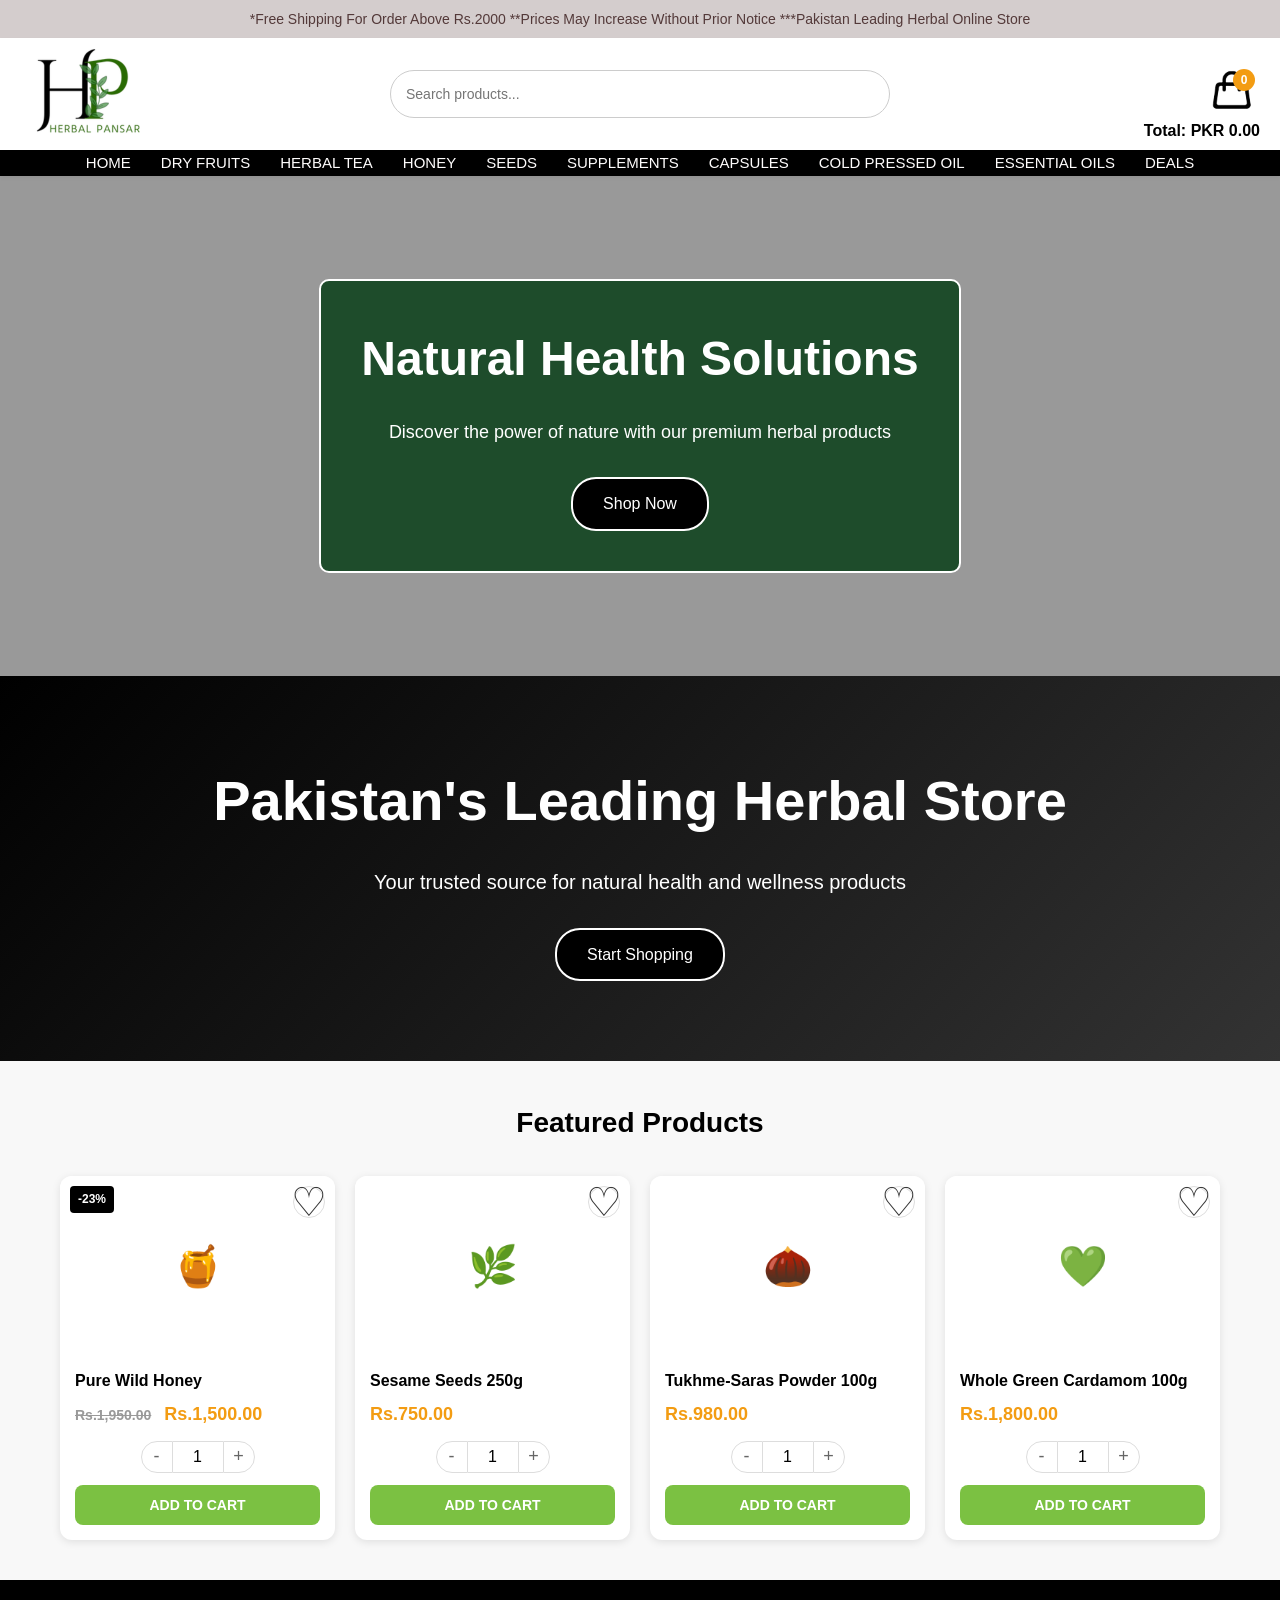
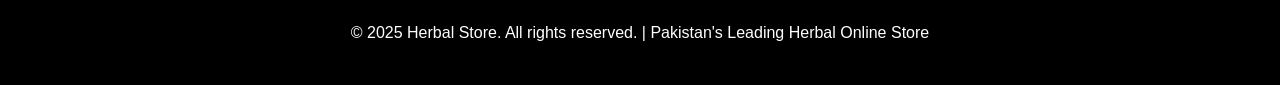
<file: index.html>
<!DOCTYPE html>
<html lang="en">
<head>
    <meta charset="UTF-8">
    <meta name="viewport" content="width=device-width, initial-scale=1.0">
    <title>Herbal Store - Pakistan Leading Herbal Online Store</title>
    <style>
        * {
            margin: 0;
            padding: 0;
            box-sizing: border-box;
        }
        
        body {
            font-family: 'Arial', sans-serif;
            line-height: 1.6;
            color: #333;
            background: #ffffff;
        }
        
        /* Header Styles */
        .header {
            background: #ffffff;
            color: rgb(250, 250, 250);
            padding: 0px 0;
            position: sticky;
			width: auto;
			height: auto;
            top: 0;
            z-index: 1500;
            box-shadow: 0 2px 4px rgba(0,0,0,0.05);
        }
		.header-tools {
            display: flex;
            align-items: center;
            justify-content: space-between;
            padding: 10px 20px;
            background: rgba(255, 255, 255, 0.9);
            backdrop-filter: blur(10px);
            position: relative;
        }

        .logo {
            font-size: 5px;
            font-weight: bold;
            color: white;
            flex: 0 0 auto;
        }

        .search-wrapper {
            position: absolute;
            left: 50%;
            transform: translateX(-50%);
        }

        .search-input {
            padding: 15px 15px;
            font-size: 14px;
            border-radius: 25px;
            border: 1px solid #ccc;
            outline: none;
            width: 500px;
        }
        .cart-button {
            font-size: 20px;
            color: #000;
            background: #fff;
			height: 60px;
			width: 60px;
            padding: 6px 12px;
            border-radius: 20px;
            cursor: pointer;
            transition: background 0.3s;
            position: relative;
        }
        .cart-button:hover {
            background: #f0f0f0;
        }
        .cart-item-count-badge {
            position: absolute;
            top: 5px;
            right: 5px;
            background: #f39c12;
            color: white;
            border-radius: 50%;
            width: 22px;
            height: 22px;
            font-size: 12px;
            display: flex;
            align-items: center;
            justify-content: center;
            font-weight: bold;
        }
        
        .top-banner {
            background: #d4cdcd;
            color: rgb(83, 57, 57);
            text-align: center;
            padding: 8px;
            font-size: 14px;
        }
        
        .nav-container {
            max-width: 1500px;
            margin: 0px auto ;
			background-color: #000;
            display: flex;
            justify-content: center;
            align-items: center;
            padding: 0px;
			text-align: center;
        }
    
        
        .nav-menu {
            display: flex;
            list-style: none;
            gap: 30px;
            justify-content: center;
            flex: 1;
        }
        
        .nav-item {
            position: relative;
        }
        
        .nav-link {
            color: rgb(255, 253, 253);
            text-decoration: none;
            padding: 10px 0;
            text-transform: uppercase;
            font-weight: 10;
			font-size: 5px;
            transition: color 0.3s;
        }
        
        .nav-link:hover {
            color: #ffffff;
        }
		.cart-total-display {
			position: absolute;
			top: 80px;
			right: 20px;
			font-weight: bold;
			color: #000000;
		}
        /* Slider Styles */
        .slider {
            position: relative;
            height: 500px;
            overflow: hidden;
        }
        
        .slide {
            position: absolute;
            top: 0;
            left: 0;
            width: 100%;
            height: 100%;
            background-size: cover;
            background-position: center;
            display: flex;
            align-items: center;
            justify-content: center;
            opacity: 0;
            transition: opacity 1s;
        }
        
        .slide.active {
            opacity: 1;
        }
        
        .slide-content {
            text-align: center;
            background: rgba(0, 58, 17, 0.8);
            color: white;
            padding: 40px;
            border-radius: 10px;
            border: 2px solid #ffffff;
        }
        
        .slide-content h2 {
            font-size: 48px;
            margin-bottom: 20px;
        }
        
        .slide-content p {
            font-size: 18px;
            margin-bottom: 30px;
        }
        
        .btn {
            background: #000000;
            color: white;
            padding: 12px 30px;
            text-decoration: none;
            border-radius: 25px;
            display: inline-block;
            transition: all 0.3s;
            border: 2px solid #ffffff;
        }
        
        .btn:hover {
            background: #ffffff;
            color: #000000;
            transform: translateY(-2px);
        }
        
        /* Hero Section */
        .hero {
            background: linear-gradient(135deg, #000000, #333333);
            color: white;
            padding: 80px 0;
            text-align: center;
        }
        
        .container {
            max-width: 1200px;
            margin: 0 auto;
            padding: 0 20px;
        }
        
        .hero h1 {
            font-size: 56px;
            margin-bottom: 20px;
        }
        
        .hero p {
            font-size: 20px;
            margin-bottom: 30px;
        }
        
        /* Products Section */
        .products {
            padding: 40px 0;
            background: #f8f8f8;
        }
        
        .section-title {
            text-align: center;
            font-size: 28px;
            margin-bottom: 30px;
            color: #000000;
        }
        
        .product-grid {
            display: grid;
            grid-template-columns: repeat(2, 1fr);
            gap: 15px;
            margin-top: 20px;
        }
        
        .product-card {
            background: white;
            border-radius: 12px;
            overflow: hidden;
            box-shadow: 0 2px 8px rgba(0,0,0,0.1);
            transition: transform 0.2s;
            position: relative;
        }
        
        .product-card:hover {
            transform: translateY(-2px);
            box-shadow: 0 4px 12px rgba(0,0,0,0.15);
        }
        
        .product-image {
            height: 180px;
            background: #ffffff;
            display: flex;
            align-items: center;
            justify-content: center;
            color: #333;
            font-size: 40px;
            position: relative;
        }
        
        .wishlist-btn {
            position: absolute;
            top: 10px;
            right: 10px;
            width: 32px;
            height: 32px;
            background: white;
            border: 1px solid #ddd;
            border-radius: 50%;
            display: flex;
            align-items: center;
            justify-content: center;
            cursor: pointer;
            transition: all 0.2s;
        }
        
        .wishlist-btn:hover {
            background: #000;
            color: white;
        }
        
        .discount-badge {
            position: absolute;
            top: 10px;
            left: 10px;
            background: #000;
            color: white;
            padding: 4px 8px;
            border-radius: 4px;
            font-size: 12px;
            font-weight: bold;
        }
        
        .product-info {
            padding: 15px;
        }
        
        .product-info h3 {
            font-size: 16px;
            margin-bottom: 8px;
            color: #000000;
            font-weight: 600;
            line-height: 1.3;
        }
        
        .product-price {
            font-size: 18px;
            font-weight: bold;
            color: #f39c12;
            margin-bottom: 12px;
        }
        
        .price-original {
            font-size: 14px;
            color: #999;
            text-decoration: line-through;
            margin-right: 8px;
        }
        
        .quantity-controls {
            display: flex;
            align-items: center;
            justify-content: center;
            margin-bottom: 12px;
        }
        
        .quantity-btn {
            width: 32px;
            height: 32px;
            border: 1px solid #ddd;
            background: white;
            display: flex;
            align-items: center;
            justify-content: center;
            cursor: pointer;
            font-size: 18px;
            color: #666;
        }
        
        .quantity-btn:first-child {
            border-radius: 16px 0 0 16px;
        }
        
        .quantity-btn:last-child {
            border-radius: 0 16px 16px 0;
        }
        
        .quantity-input {
            width: 50px;
            height: 32px;
            border: 1px solid #ddd;
            border-left: none;
            border-right: none;
            text-align: center;
            font-size: 16px;
            outline: none;
            -moz-appearance: textfield;
        }
        .quantity-input::-webkit-outer-spin-button,
        .quantity-input::-webkit-inner-spin-button {
            -webkit-appearance: none;
            margin: 0;
        }
        
        .add-to-cart-btn {
            width: 100%;
            background: #7BC142;
            color: white;
            border: none;
            padding: 12px;
            border-radius: 8px;
            font-size: 14px;
            font-weight: bold;
            cursor: pointer;
            transition: background 0.2s;
        }
        
        .add-to-cart-btn:hover {
            background: #6BA438;
        }
        
        /* Page Content */
        .page-content {
            padding: 60px 0;
            min-height: 60vh;
        }
        
        .page-header {
            background: #000000;
            color: white;
            padding: 40px 0;
            text-align: center;
        }
        
        .page-header h1 {
            font-size: 36px;
        }

        /* Cart Page Styles */
        #cart-items-container {
            width: 100%;
        }
        .cart-item {
            display: flex;
            align-items: center;
            justify-content: space-between;
            padding: 15px 0;
            border-bottom: 1px solid #eee;
        }
        .cart-item-details {
            display: flex;
            align-items: center;
            gap: 15px;
        }
        .cart-item-image {
            font-size: 30px;
        }
        .cart-item-info h4 {
            margin-bottom: 5px;
        }
        .cart-item-price {
            color: #888;
        }
        .cart-item-actions {
            display: flex;
            align-items: center;
            gap: 10px;
        }
        .remove-from-cart-btn {
            background: #e74c3c;
            color: white;
            border: none;
            padding: 8px 12px;
            border-radius: 5px;
            cursor: pointer;
        }
         .cart-empty-message {
            text-align: center;
            font-size: 18px;
            color: #888;
            margin-top: 40px;
        }
        
        /* Footer */
        .footer {
            background: #000000;
            color: white;
            text-align: center;
            padding: 40px 0;
        }
        
        /* Hidden class for page navigation */
        .hidden {
            display: none;
        }
        
        /* Mobile Responsive */
        @media (max-width: 768px) {
            .nav-menu {
                flex-direction: column;
                gap: 10px;
            }
            .search-wrapper {
                display: none;
            }
            
            .hero h1 {
                font-size: 36px;
            }
            
            .slide-content h2 {
                font-size: 32px;
            }
            
            .product-grid {
                grid-template-columns: repeat(2, 1fr);
                gap: 12px;
            }
            
            .container {
                padding: 0 15px;
            }
            .cart-item {
                flex-direction: column;
                align-items: flex-start;
                gap: 10px;
            }
            .cart-item-actions {
                width: 100%;
                justify-content: space-between;
            }
        }
        
        @media (min-width: 769px) {
            .product-grid {
                grid-template-columns: repeat(4, 1fr);
                gap: 20px;
            }
        }
    </style>
</head>
<body>
    <!-- Top Banner -->
    <div class="top-banner">
        *Free Shipping For Order Above Rs.2000 **Prices May Increase Without Prior Notice ***Pakistan Leading Herbal Online Store
    </div>
    
    <!-- Header -->
    <header class="header">
        <div class="header-tools">
            <div class="logo"><img src="images/logo.jpg" alt="Herbal Store Logo"></div>
            <div class="search-wrapper">
                <input type="text" class="search-input" placeholder="Search products...">
            </div>
			 <div class="cart-total-display">Total: PKR <span id="cart-total">0.00</span></div>
             <div class="cart-button" onclick="showPage('cart')">
                <img src="images/cart.png" height="40px" width="40px" alt="Cart">
                <span class="cart-item-count-badge">0</span>
            </div>
        </div>
        <div class="nav-container">
			<nav>
                <ul class="nav-menu">
                    <li class="nav-item"><a href="#" class="nav-link" onclick="showPage('home')" style="font-size: 15px;">HOME</a></li>
                    <li class="nav-item"><a href="#" class="nav-link" onclick="showPage('dry-fruits')" style="font-size: 15px;">DRY FRUITS</a></li>
                    <li class="nav-item"><a href="#" class="nav-link" onclick="showPage('herbal-tea')" style="font-size: 15px;">HERBAL TEA</a></li>
                    <li class="nav-item"><a href="#" class="nav-link" onclick="showPage('honey')" style="font-size: 15px;">HONEY</a></li>
                    <li class="nav-item"><a href="#" class="nav-link" onclick="showPage('seeds')" style="font-size: 15px;">SEEDS</a></li>
                    <li class="nav-item"><a href="#" class="nav-link" onclick="showPage('supplements')" style="font-size: 15px;">SUPPLEMENTS</a></li>
                    <li class="nav-item"><a href="#" class="nav-link" onclick="showPage('capsules')"style="font-size: 15px;">CAPSULES</a></li>
                    <li class="nav-item"><a href="#" class="nav-link" onclick="showPage('cold-pressed-oil')"style="font-size: 15px;">COLD PRESSED OIL</a></li>
                    <li class="nav-item"><a href="#" class="nav-link" onclick="showPage('essential-oils')"style="font-size: 15px;">ESSENTIAL OILS</a></li>
                    <li class="nav-item"><a href="#" class="nav-link" onclick="showPage('deals')"style="font-size: 15px;">DEALS</a></li>
                </ul>
            </nav>
        </div>
    </header>

    <!-- Home Page -->
    <div id="home-page" class="page">
        <!-- Slider -->
        <section class="slider">
            <div class="slide active" style="background: linear-gradient(rgba(0,0,0,0.4), rgba(0, 0, 0, 0.4)), url('https://placehold.co/1200x500/2a9d8f/ffffff?text=Natural+Health')">
                <div class="slide-content">
                    <h2>Natural Health Solutions</h2>
                    <p>Discover the power of nature with our premium herbal products</p>
                    <a href="#products" class="btn">Shop Now</a>
                </div>
            </div>
            <div class="slide" style="background: linear-gradient(rgba(0, 107, 4, 0.4), rgba(0,0,0,0.4)), url('https://placehold.co/1200x500/e9c46a/ffffff?text=Pure+Organic')">
                <div class="slide-content">
                    <h2>Pure Organic Products</h2>
                    <p>100% natural honey, oils, and supplements for your wellness</p>
                    <a href="#products" class="btn">Explore Products</a>
                </div>
            </div>
            <div class="slide" style="background: linear-gradient(rgba(0,0,0,0.4), rgba(0,0,0,0.4)),  url('https://placehold.co/1200x500/f4a261/ffffff?text=Premium+Quality')">
                <div class="slide-content">
                    <h2>Premium Dry Fruits</h2>
                    <p>Nutritious and delicious dry fruits from the finest sources</p>
                    <a href="#products" class="btn">View Collection</a>
                </div>
            </div>
        </section>

        <!-- Hero Section -->
        <section class="hero">
            <div class="container">
                <h1>Pakistan's Leading Herbal Store</h1>
                <p>Your trusted source for natural health and wellness products</p>
                <a href="#products" class="btn">Start Shopping</a>
            </div>
        </section>

        <!-- Featured Products -->
        <section id="products" class="products">
            <div class="container">
                <h2 class="section-title">Featured Products</h2>
                <div class="product-grid">
                    <div class="product-card">
                        <div class="product-image">
                            <div class="discount-badge">-23%</div>
                            <div class="wishlist-btn">♡</div>
                            🍯
                        </div>
                        <div class="product-info">
                            <h3>Pure Wild Honey</h3>
                            <div class="product-price">
                                <span class="price-original">Rs.1,950.00</span>
                                Rs.1,500.00
                            </div>
                            <div class="quantity-controls">
                                <button class="quantity-btn">-</button>
                                <input type="number" class="quantity-input" value="1" min="1">
                                <button class="quantity-btn">+</button>
                            </div>
                            <button class="add-to-cart-btn">ADD TO CART</button>
                        </div>
                    </div>
                    <div class="product-card">
                        <div class="product-image">
                            <div class="wishlist-btn">♡</div>
                            🌿
                        </div>
                        <div class="product-info">
                            <h3>Sesame Seeds 250g</h3>
                            <div class="product-price">Rs.750.00</div>
                            <div class="quantity-controls">
                                <button class="quantity-btn">-</button>
                                <input type="number" class="quantity-input" value="1" min="1">
                                <button class="quantity-btn">+</button>
                            </div>
                            <button class="add-to-cart-btn">ADD TO CART</button>
                        </div>
                    </div>
                    <div class="product-card">
                        <div class="product-image">
                            <div class="wishlist-btn">♡</div>
                            🌰
                        </div>
                        <div class="product-info">
                            <h3>Tukhme-Saras Powder 100g</h3>
                            <div class="product-price">Rs.980.00</div>
                            <div class="quantity-controls">
                                <button class="quantity-btn">-</button>
                                <input type="number" class="quantity-input" value="1" min="1">
                                <button class="quantity-btn">+</button>
                            </div>
                            <button class="add-to-cart-btn">ADD TO CART</button>
                        </div>
                    </div>
                    <div class="product-card">
                        <div class="product-image">
                            <div class="wishlist-btn">♡</div>
                            💚
                        </div>
                        <div class="product-info">
                            <h3>Whole Green Cardamom 100g</h3>
                            <div class="product-price">Rs.1,800.00</div>
                            <div class="quantity-controls">
                                <button class="quantity-btn">-</button>
                                <input type="number" class="quantity-input" value="1" min="1">
                                <button class="quantity-btn">+</button>
                            </div>
                            <button class="add-to-cart-btn">ADD TO CART</button>
                        </div>
                    </div>
                </div>
            </div>
        </section>
    </div>
	    <!-- Cart Page -->
    <div id="cart-page" class="page hidden">
        <div class="page-header">
            <div class="container">
                <h1>Shopping Cart</h1>
            </div>
        </div>
        <div class="page-content">
            <div class="container">
                <div id="cart-items-container">
                    <!-- Cart content will be populated by JavaScript -->
                </div>
            </div>
        </div>
    </div>


    <!-- Category Pages -->
    <div id="dry-fruits-page" class="page hidden">
        <div class="page-header">
            <div class="container">
                <h1>Premium Dry Fruits</h1>
            </div>
        </div>
        <div class="page-content">
            <div class="container">
                <div class="product-grid">
                    <div class="product-card">
                        <div class="product-image">
                            <div class="wishlist-btn">♡</div>
                            🥜
                        </div>
                        <div class="product-info">
                            <h3>Kashmiri Almonds</h3>
                            <div class="product-price">Rs.2,200.00</div>
                            <div class="quantity-controls">
                                <button class="quantity-btn">-</button>
                                <input type="number" class="quantity-input" value="1" min="1">
                                <button class="quantity-btn">+</button>
                            </div>
                            <button class="add-to-cart-btn">ADD TO CART</button>
                        </div>
                    </div>
                    <div class="product-card">
                        <div class="product-image">
                            <div class="wishlist-btn">♡</div>
                            🌰
                        </div>
                        <div class="product-info">
                            <h3>Premium Walnuts</h3>
                            <div class="product-price">Rs.2,800.00</div>
                            <div class="quantity-controls">
                                <button class="quantity-btn">-</button>
                                <input type="number" class="quantity-input" value="1" min="1">
                                <button class="quantity-btn">+</button>
                            </div>
                            <button class="add-to-cart-btn">ADD TO CART</button>
                        </div>
                    </div>
                </div>
            </div>
        </div>
    </div>

    <!-- Other category pages would go here, following the same structure -->
    <div id="herbal-tea-page" class="page hidden">
        <div class="page-header"><div class="container"><h1>Herbal Tea Collection</h1></div></div>
        <div class="page-content"><div class="container">Content for Herbal Tea...</div></div>
    </div>
    <div id="honey-page" class="page hidden">
        <div class="page-header"><div class="container"><h1>Pure Honey Products</h1></div></div>
        <div class="page-content"><div class="container">Content for Honey...</div></div>
    </div>
    <div id="seeds-page" class="page hidden">
        <div class="page-header"><div class="container"><h1>Nutritious Seeds</h1></div></div>
        <div class="page-content"><div class="container">Content for Seeds...</div></div>
    </div>
    <div id="supplements-page" class="page hidden">
        <div class="page-header"><div class="container"><h1>Natural Supplements</h1></div></div>
        <div class="page-content"><div class="container">Content for Supplements...</div></div>
    </div>
    <div id="capsules-page" class="page hidden">
        <div class="page-header"><div class="container"><h1>Herbal Capsules</h1></div></div>
        <div class="page-content"><div class="container">Content for Capsules...</div></div>
    </div>
    <div id="cold-pressed-oil-page" class="page hidden">
        <div class="page-header"><div class="container"><h1>Cold Pressed Oils</h1></div></div>
        <div class="page-content"><div class="container">Content for Cold Pressed Oil...</div></div>
    </div>
    <div id="essential-oils-page" class="page hidden">
        <div class="page-header"><div class="container"><h1>Essential Oils</h1></div></div>
        <div class="page-content"><div class="container">Content for Essential Oils...</div></div>
    </div>
    <div id="deals-page" class="page hidden">
        <div class="page-header"><div class="container"><h1>Special Deals & Offers</h1></div></div>
        <div class="page-content"><div class="container">Content for Deals...</div></div>
    </div>


    <!-- Footer -->
    <footer class="footer">
        <div class="container">
            <p>&copy; 2025 Herbal Store. All rights reserved. | Pakistan's Leading Herbal Online Store</p>
        </div>
    </footer>

    <script>
        // --- STATE MANAGEMENT ---
        let cart = [];

        // --- DOM ELEMENTS ---
        const cartTotalEl = document.getElementById('cart-total');
        const cartItemsContainerEl = document.getElementById('cart-items-container');
        const cartItemCountBadgeEl = document.querySelector('.cart-item-count-badge');

        // --- SLIDER LOGIC ---
        let currentSlide = 0;
        const slides = document.querySelectorAll('.slide');
        
        function showSlide(index) {
            slides.forEach(slide => slide.classList.remove('active'));
            slides[index].classList.add('active');
        }
        
        function nextSlide() {
            currentSlide = (currentSlide + 1) % slides.length;
            showSlide(currentSlide);
        }
        
        setInterval(nextSlide, 4000);
        
        // --- PAGE NAVIGATION ---
        function showPage(pageId) {
            const pages = document.querySelectorAll('.page');
            pages.forEach(page => page.classList.add('hidden'));
            
            const targetPage = document.getElementById(pageId + '-page');
            if(targetPage) {
                 targetPage.classList.remove('hidden');
            }
            
            window.scrollTo(0, 0);
        }
        
        // --- UTILITY FUNCTIONS ---
        function parsePrice(priceString) {
            // Extracts the last price value from a string like "Rs.1,950.00 Rs.1,500.00"
            const priceParts = priceString.replace(/Rs\.|,/g, '').trim().split(' ');
            return parseFloat(priceParts[priceParts.length - 1]);
        }


        // --- CART LOGIC ---
        function addToCart(product) {
            const existingItem = cart.find(item => item.name === product.name);
            if (existingItem) {
                existingItem.quantity += product.quantity;
            } else {
                cart.push(product);
            }
            updateCartDisplay();
        }

        function removeFromCart(productName) {
            cart = cart.filter(item => item.name !== productName);
            updateCartDisplay();
        }

        function updateCartDisplay() {
            renderCartItems();
            updateCartTotal();
            updateCartBadge();
        }

        function renderCartItems() {
            if (!cartItemsContainerEl) return;

            cartItemsContainerEl.innerHTML = ''; // Clear current cart items

            if (cart.length === 0) {
                cartItemsContainerEl.innerHTML = '<p class="cart-empty-message">Your cart is currently empty.</p>';
                return;
            }

            cart.forEach(item => {
                const itemTotal = item.price * item.quantity;
                const cartItemHTML = `
                    <div class="cart-item">
                        <div class="cart-item-details">
                            <div class="cart-item-image">${item.image}</div>
                            <div class="cart-item-info">
                                <h4>${item.name}</h4>
                                <p class="cart-item-price">Rs.${item.price.toFixed(2)} x ${item.quantity}</p>
                            </div>
                        </div>
                        <div class="cart-item-actions">
                            <strong>Rs.${itemTotal.toFixed(2)}</strong>
                            <button class="remove-from-cart-btn" data-product-name="${item.name}">Remove</button>
                        </div>
                    </div>
                `;
                cartItemsContainerEl.insertAdjacentHTML('beforeend', cartItemHTML);
            });
        }

        function updateCartTotal() {
            const total = cart.reduce((sum, item) => sum + (item.price * item.quantity), 0);
            cartTotalEl.textContent = total.toFixed(2);
        }

        function updateCartBadge() {
            const totalItems = cart.reduce((sum, item) => sum + item.quantity, 0);
            cartItemCountBadgeEl.textContent = totalItems;
        }

        // --- EVENT LISTENERS ---
        document.addEventListener('click', function(e) {
            // Add to Cart Button
            if (e.target.classList.contains('add-to-cart-btn')) {
                e.preventDefault();
                const productCard = e.target.closest('.product-card');
                const quantityInput = productCard.querySelector('.quantity-input');
                
                const product = {
                    name: productCard.querySelector('h3').textContent,
                    price: parsePrice(productCard.querySelector('.product-price').textContent),
                    quantity: parseInt(quantityInput.value),
                    image: productCard.querySelector('.product-image').textContent.trim().split('\n')[0] // Get emoji
                };

                addToCart(product);
                
                // Optional: Show a confirmation
                e.target.textContent = 'ADDED!';
                setTimeout(() => {
                    e.target.textContent = 'ADD TO CART';
                }, 1500);
            }
            
            // Quantity Buttons (+/-)
            if (e.target.classList.contains('quantity-btn')) {
                const input = e.target.parentNode.querySelector('.quantity-input');
                const isIncrement = e.target.textContent === '+';
                let value = parseInt(input.value);
                
                if (isIncrement) {
                    value++;
                } else if (value > 1) {
                    value--;
                }
                
                input.value = value;
            }

            // Remove from Cart Button
            if (e.target.classList.contains('remove-from-cart-btn')) {
                const productName = e.target.dataset.productName;
                removeFromCart(productName);
            }
            
            // Wishlist Button
            if (e.target.classList.contains('wishlist-btn')) {
                e.target.style.color = e.target.style.color === 'red' ? '#666' : 'red';
                e.target.textContent = e.target.textContent === '♡' ? '♥' : '♡';
            }
        });

        // Smooth scrolling for anchor links
        document.querySelectorAll('a[href^="#"]').forEach(anchor => {
            anchor.addEventListener('click', function (e) {
                if (this.getAttribute('href') !== '#') {
                    e.preventDefault();
                    const target = document.querySelector(this.getAttribute('href'));
                    if (target) {
                        target.scrollIntoView({
                            behavior: 'smooth'
                        });
                    }
                }
            });
        });

        // Initial render on page load
        updateCartDisplay();
    </script>
</body>
</html>
</file>
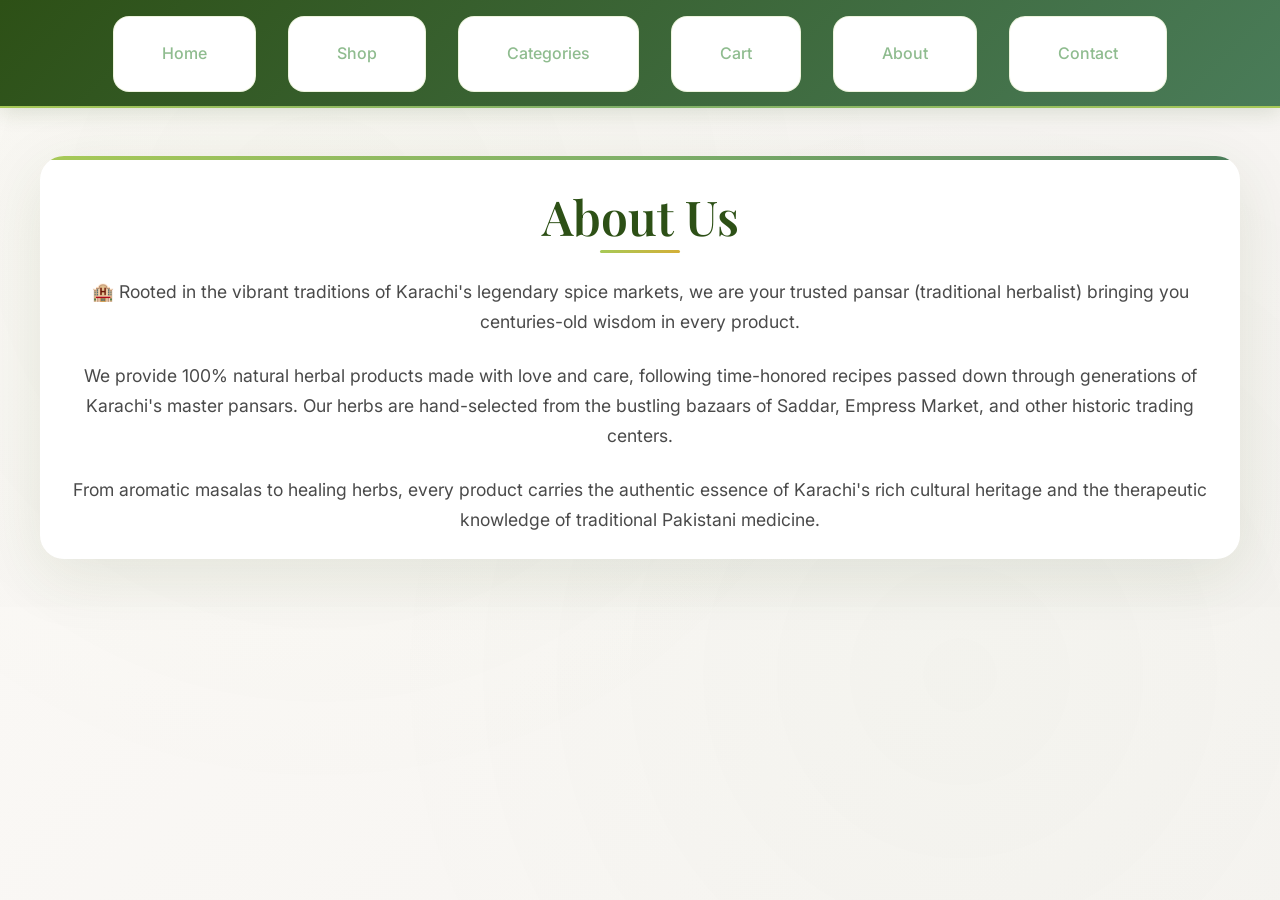
<file: about.html>
<!DOCTYPE html>
<html lang="en">
<head>
  <meta charset="UTF-8" />
  <meta name="viewport" content="width=device-width, initial-scale=1.0" />
  <title>About - Herbal Store</title>
  <link rel="stylesheet" href="style.css" />
</head>
<body>
  <header>
    <nav>
      <ul class="nav-links">
        <li><a href="index.html">Home</a></li>
        <li><a href="products.html">Shop</a></li>
        <li><a href="categories.html">Categories</a></li>
        <li><a href="cart.html">Cart</a></li>
        <li><a href="about.html">About</a></li>
        <li><a href="contact.html">Contact</a></li>
      </ul>
    </nav>
  </header>
  <main>
    <h1>About Us</h1>
    <p>🏨 Rooted in the vibrant traditions of Karachi's legendary spice markets, we are your trusted pansar (traditional herbalist) bringing you centuries-old wisdom in every product.</p>
    <p>We provide 100% natural herbal products made with love and care, following time-honored recipes passed down through generations of Karachi's master pansars. Our herbs are hand-selected from the bustling bazaars of Saddar, Empress Market, and other historic trading centers.</p>
    <p>From aromatic masalas to healing herbs, every product carries the authentic essence of Karachi's rich cultural heritage and the therapeutic knowledge of traditional Pakistani medicine.</p>
  </main>
</body>
</html>
</file>
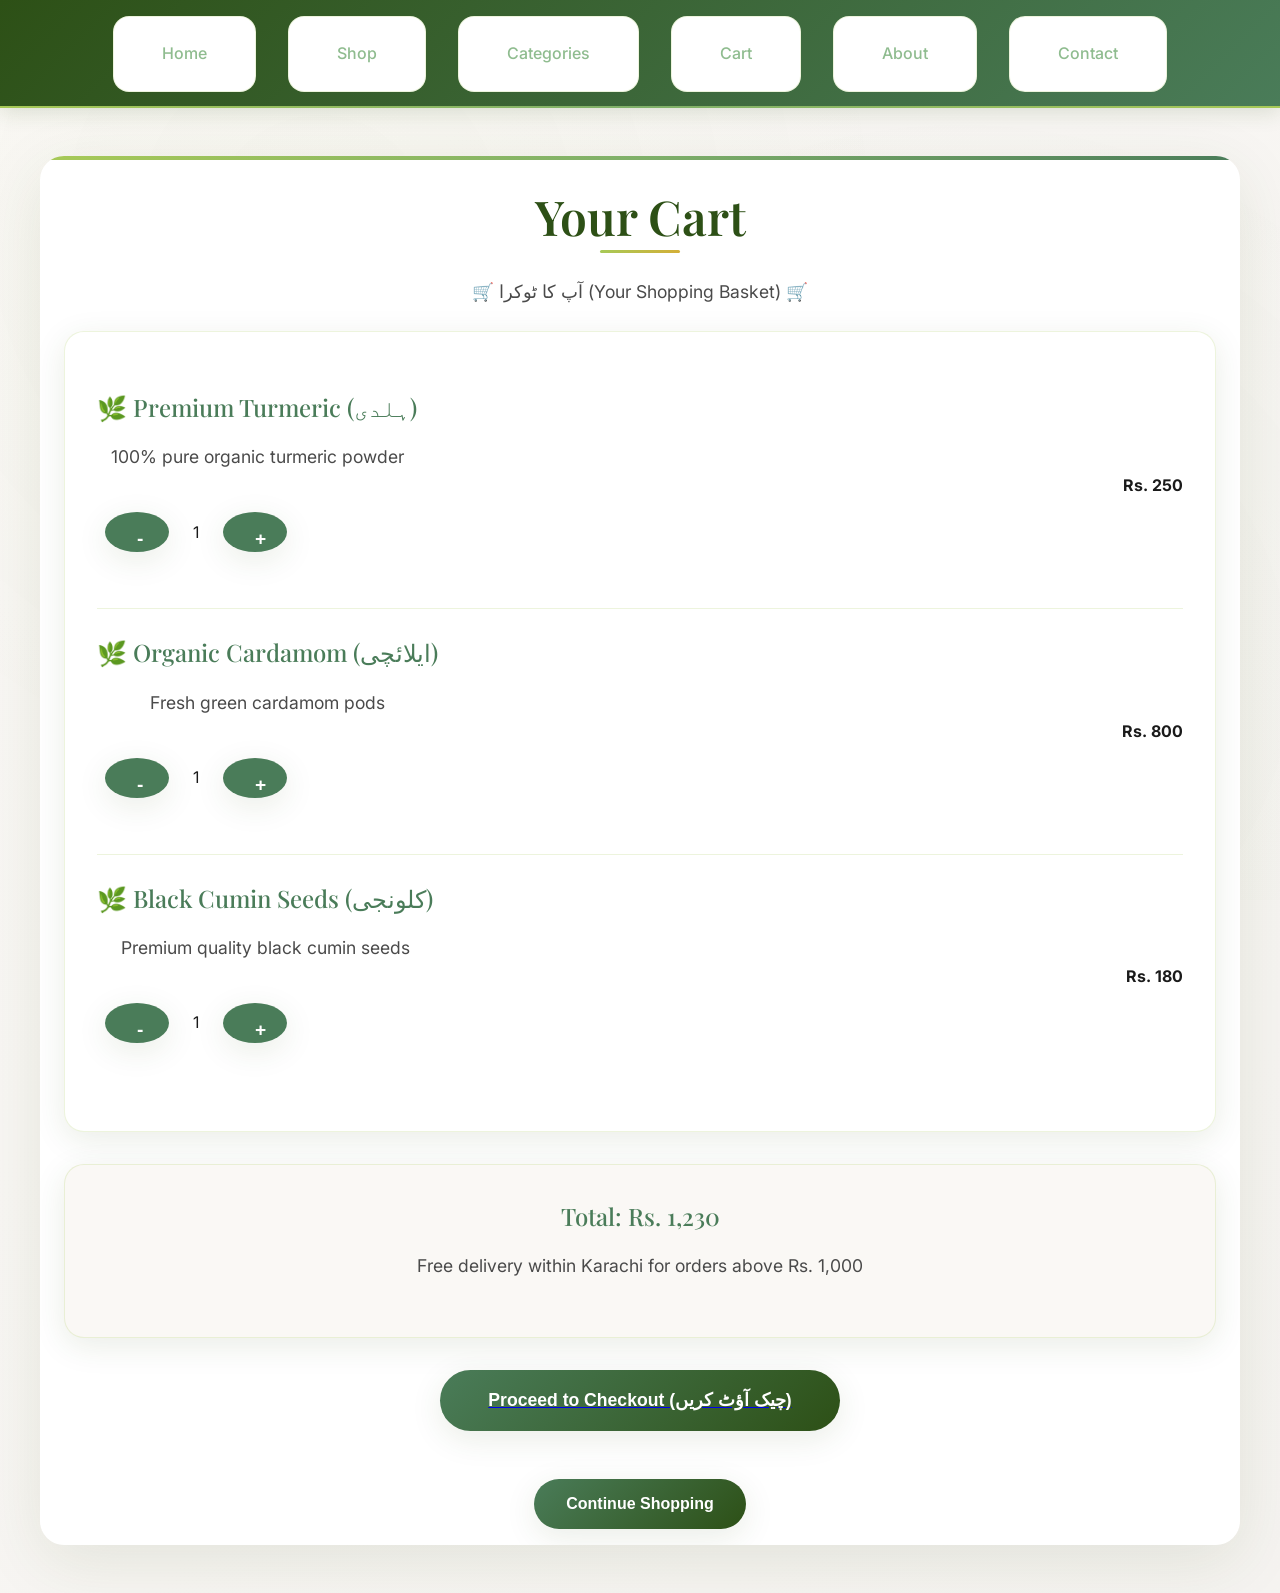
<file: cart.html>
<!DOCTYPE html>
<html lang="en">
<head>
  <meta charset="UTF-8">
  <meta name="viewport" content="width=device-width, initial-scale=1.0">
  <title>Cart - Herbal Store</title>
  <link rel="stylesheet" href="style.css">
</head>
<body>
  <header>
    <nav>
      <ul class="nav-links">
        <li><a href="index.html">Home</a></li>
        <li><a href="products.html">Shop</a></li>
        <li><a href="categories.html">Categories</a></li>
        <li><a href="cart.html">Cart</a></li>
        <li><a href="about.html">About</a></li>
        <li><a href="contact.html">Contact</a></li>
      </ul>
    </nav>
  </header>
  <main>
    <h1>Your Cart</h1>
    <p>🛒 آپ کا ٹوکرا (Your Shopping Basket) 🛒</p>
    
    <div class="cart-items">
      <div class="cart-item">
        <div class="item-details">
          <h3>🌿 Premium Turmeric (ہلدی)</h3>
          <p>100% pure organic turmeric powder</p>
          <div class="item-quantity">
            <button class="quantity-btn" onclick="updateQuantity('turmeric', -1)">-</button>
            <span id="turmeric-qty">1</span>
            <button class="quantity-btn" onclick="updateQuantity('turmeric', 1)">+</button>
          </div>
        </div>
        <div class="item-price">
          <strong>Rs. <span id="turmeric-price">250</span></strong>
        </div>
      </div>
      
      <div class="cart-item">
        <div class="item-details">
          <h3>🌿 Organic Cardamom (ایلائچی)</h3>
          <p>Fresh green cardamom pods</p>
          <div class="item-quantity">
            <button class="quantity-btn" onclick="updateQuantity('cardamom', -1)">-</button>
            <span id="cardamom-qty">1</span>
            <button class="quantity-btn" onclick="updateQuantity('cardamom', 1)">+</button>
          </div>
        </div>
        <div class="item-price">
          <strong>Rs. <span id="cardamom-price">800</span></strong>
        </div>
      </div>
      
      <div class="cart-item">
        <div class="item-details">
          <h3>🌿 Black Cumin Seeds (کلونجی)</h3>
          <p>Premium quality black cumin seeds</p>
          <div class="item-quantity">
            <button class="quantity-btn" onclick="updateQuantity('cumin', -1)">-</button>
            <span id="cumin-qty">1</span>
            <button class="quantity-btn" onclick="updateQuantity('cumin', 1)">+</button>
          </div>
        </div>
        <div class="item-price">
          <strong>Rs. <span id="cumin-price">180</span></strong>
        </div>
      </div>
    </div>
    
    <div class="cart-total">
      <h3>Total: Rs. <span id="total-amount">1,230</span></h3>
      <p>Free delivery within Karachi for orders above Rs. 1,000</p>
    </div>
    
    <a href="checkout.html">
      <button class="checkout-btn">Proceed to Checkout (چیک آؤٹ کریں)</button>
    </a>
    
    <div style="text-align: center; margin-top: 20px;">
      <a href="products.html"><button>Continue Shopping</button></a>
    </div>
  </main>

  <script>
    // Product prices
    const productPrices = {
      turmeric: 250,
      cardamom: 800,
      cumin: 180
    };

    function updateQuantity(product, change) {
      const qtyElement = document.getElementById(product + '-qty');
      const priceElement = document.getElementById(product + '-price');
      
      let currentQty = parseInt(qtyElement.textContent);
      let newQty = currentQty + change;
      
      // Minimum quantity is 1
      if (newQty < 1) newQty = 1;
      
      qtyElement.textContent = newQty;
      priceElement.textContent = productPrices[product] * newQty;
      
      updateTotal();
    }

    function updateTotal() {
      const turmericTotal = productPrices.turmeric * parseInt(document.getElementById('turmeric-qty').textContent);
      const cardamomTotal = productPrices.cardamom * parseInt(document.getElementById('cardamom-qty').textContent);
      const cuminTotal = productPrices.cumin * parseInt(document.getElementById('cumin-qty').textContent);
      
      const total = turmericTotal + cardamomTotal + cuminTotal;
      document.getElementById('total-amount').textContent = total;
    }
  </script>
</body>
</html>
</file>
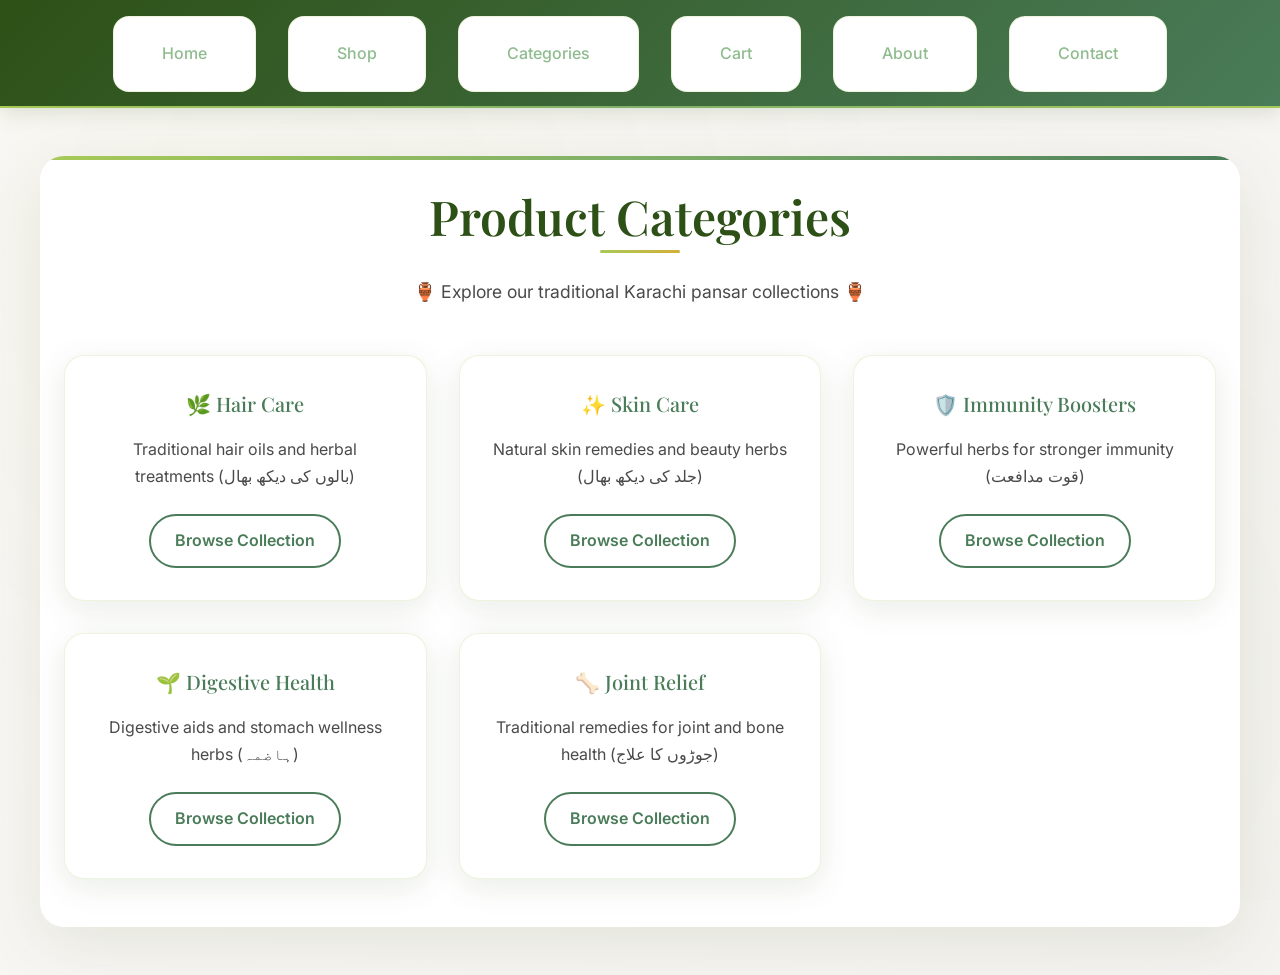
<file: categories.html>
<!DOCTYPE html>
<html lang="en">
<head>
  <meta charset="UTF-8">
  <meta name="viewport" content="width=device-width, initial-scale=1.0">
  <title>Categories - Herbal Store</title>
  <link rel="stylesheet" href="style.css">
</head>
<body>
  <header>
    <nav>
      <ul class="nav-links">
        <li><a href="index.html">Home</a></li>
        <li><a href="products.html">Shop</a></li>
        <li><a href="categories.html">Categories</a></li>
        <li><a href="cart.html">Cart</a></li>
        <li><a href="about.html">About</a></li>
        <li><a href="contact.html">Contact</a></li>
      </ul>
    </nav>
  </header>
  <main>
    <h1>Product Categories</h1>
    <p>🏺 Explore our traditional Karachi pansar collections 🏺</p>
    <div class="categories-grid">
      <div class="category-card">
        <h3>🌿 Hair Care</h3>
        <p>Traditional hair oils and herbal treatments (بالوں کی دیکھ بھال)</p>
        <a href="#">Browse Collection</a>
      </div>
      <div class="category-card">
        <h3>✨ Skin Care</h3>
        <p>Natural skin remedies and beauty herbs (جلد کی دیکھ بھال)</p>
        <a href="#">Browse Collection</a>
      </div>
      <div class="category-card">
        <h3>🛡️ Immunity Boosters</h3>
        <p>Powerful herbs for stronger immunity (قوت مدافعت)</p>
        <a href="#">Browse Collection</a>
      </div>
      <div class="category-card">
        <h3>🌱 Digestive Health</h3>
        <p>Digestive aids and stomach wellness herbs (ہاضمہ)</p>
        <a href="#">Browse Collection</a>
      </div>
      <div class="category-card">
        <h3>🦴 Joint Relief</h3>
        <p>Traditional remedies for joint and bone health (جوڑوں کا علاج)</p>
        <a href="#">Browse Collection</a>
      </div>
    </div>
  </main>
</body>
</html>
</file>
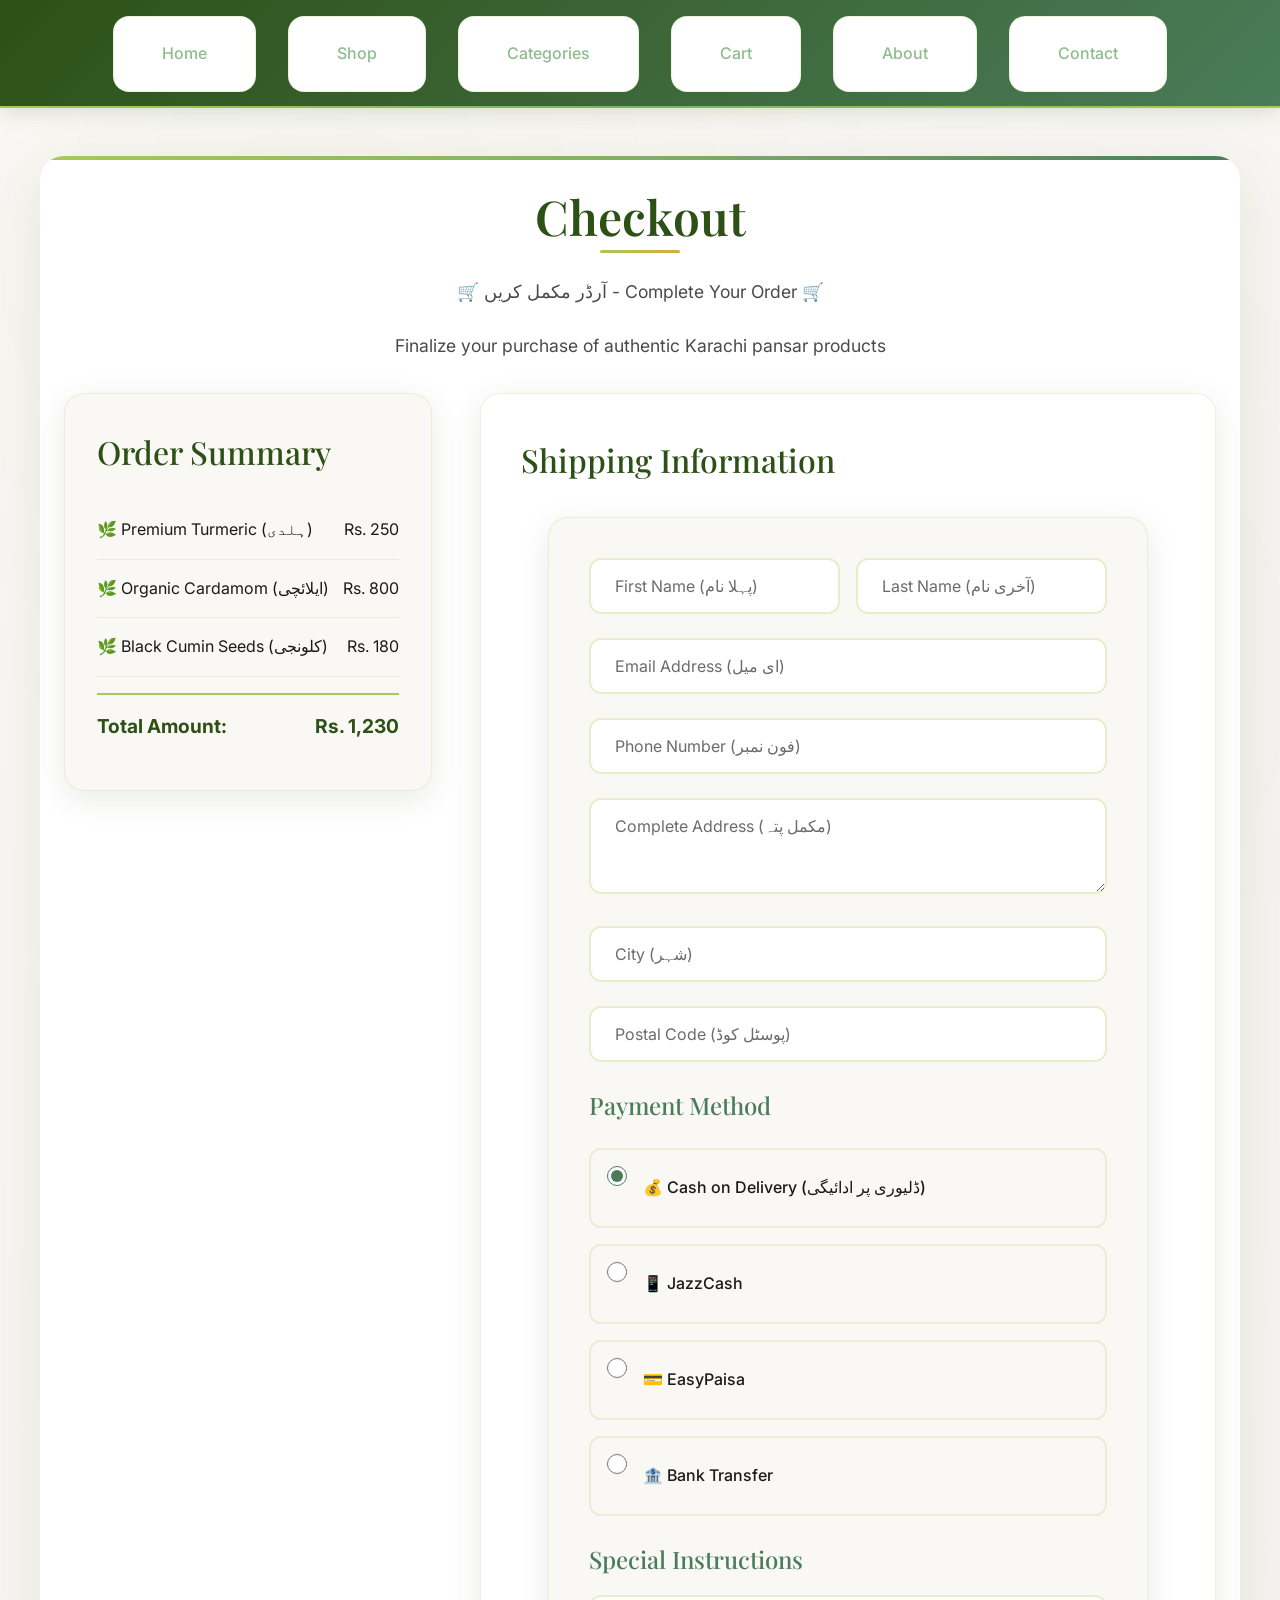
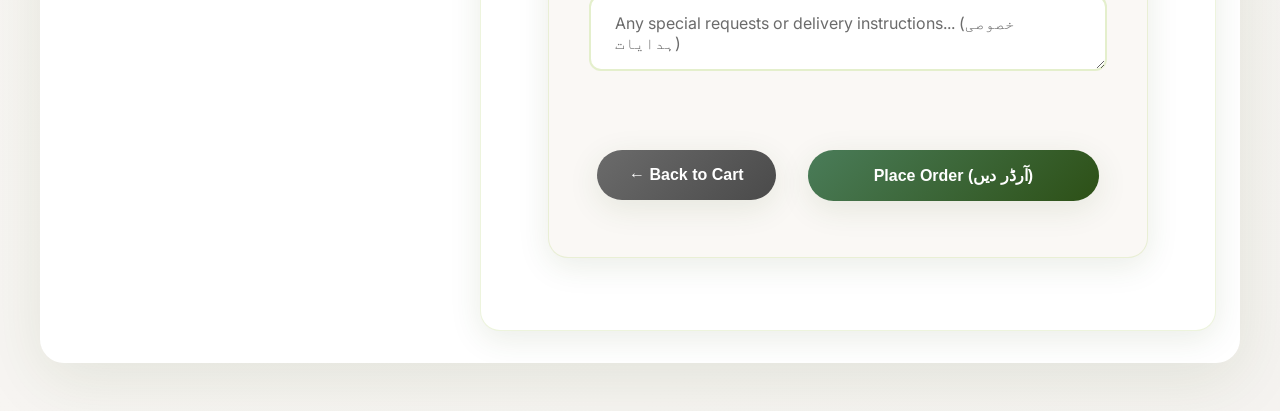
<file: checkout.html>
<!DOCTYPE html>
<html lang="en">
<head>
  <meta charset="UTF-8">
  <meta name="viewport" content="width=device-width, initial-scale=1.0">
  <title>Checkout - Herbal Store</title>
  <link rel="stylesheet" href="style.css">
</head>
<body>
  <header>
    <nav>
      <ul class="nav-links">
        <li><a href="index.html">Home</a></li>
        <li><a href="products.html">Shop</a></li>
        <li><a href="categories.html">Categories</a></li>
        <li><a href="cart.html">Cart</a></li>
        <li><a href="about.html">About</a></li>
        <li><a href="contact.html">Contact</a></li>
      </ul>
    </nav>
  </header>
  <main>
    <h1>Checkout</h1>
    <p>🛒 آرڈر مکمل کریں - Complete Your Order 🛒</p>
    <p>Finalize your purchase of authentic Karachi pansar products</p>
    
    <div class="checkout-container">
      <!-- Order Summary Section -->
      <div class="order-summary">
        <h2>Order Summary</h2>
        <div class="summary-item">
          <span>🌿 Premium Turmeric (ہلدی)</span>
          <span>Rs. 250</span>
        </div>
        <div class="summary-item">
          <span>🌿 Organic Cardamom (ایلائچی)</span>
          <span>Rs. 800</span>
        </div>
        <div class="summary-item">
          <span>🌿 Black Cumin Seeds (کلونجی)</span>
          <span>Rs. 180</span>
        </div>
        <div class="summary-divider"></div>
        <div class="summary-item total">
          <span><strong>Total Amount:</strong></span>
          <span><strong>Rs. 1,230</strong></span>
        </div>
      </div>

      <!-- Checkout Form Section -->
      <div class="checkout-form">
        <h2>Shipping Information</h2>
        <form id="checkoutForm">
          <div class="form-row">
            <input type="text" placeholder="First Name (پہلا نام)" required />
            <input type="text" placeholder="Last Name (آخری نام)" required />
          </div>
          <input type="email" placeholder="Email Address (ای میل)" required />
          <input type="tel" placeholder="Phone Number (فون نمبر)" required />
          <textarea placeholder="Complete Address (مکمل پتہ)" rows="3" required></textarea>
          <input type="text" placeholder="City (شہر)" required />
          <input type="text" placeholder="Postal Code (پوسٹل کوڈ)" required />
          
          <h3>Payment Method</h3>
          <div class="payment-options">
            <div class="payment-option">
              <input type="radio" id="cod" name="payment" value="cod" checked />
              <label for="cod">💰 Cash on Delivery (ڈلیوری پر ادائیگی)</label>
            </div>
            <div class="payment-option">
              <input type="radio" id="jazzcash" name="payment" value="jazzcash" />
              <label for="jazzcash">📱 JazzCash</label>
            </div>
            <div class="payment-option">
              <input type="radio" id="easypaisa" name="payment" value="easypaisa" />
              <label for="easypaisa">💳 EasyPaisa</label>
            </div>
            <div class="payment-option">
              <input type="radio" id="bank" name="payment" value="bank" />
              <label for="bank">🏦 Bank Transfer</label>
            </div>
          </div>
          
          <div class="special-instructions">
            <h3>Special Instructions</h3>
            <textarea placeholder="Any special requests or delivery instructions... (خصوصی ہدایات)" rows="2"></textarea>
          </div>
          
          <div class="checkout-buttons">
            <a href="cart.html"><button type="button" class="back-btn">← Back to Cart</button></a>
            <button type="submit" class="place-order-btn">Place Order (آرڈر دیں)</button>
          </div>
        </form>
      </div>
    </div>

    <!-- Order Confirmation Modal (hidden by default) -->
    <div id="orderModal" class="modal">
      <div class="modal-content">
        <h2>✅ Order Confirmed!</h2>
        <p>🎉 آپ کا آرڈر کامیاب رہا!</p>
        <p>Thank you for choosing our authentic Karachi pansar products!</p>
        <div class="order-details">
          <p><strong>Order ID:</strong> <span id="orderId"></span></p>
          <p><strong>Estimated Delivery:</strong> 2-3 business days</p>
          <p><strong>Total Amount:</strong> Rs. 1,230</p>
        </div>
        <p>We'll contact you soon to confirm your order and delivery details.</p>
        <button onclick="closeModal()" class="modal-btn">Continue Shopping</button>
      </div>
    </div>
  </main>

  <script>
    // Generate random order ID
    function generateOrderId() {
      return 'KP' + Math.floor(Math.random() * 10000).toString().padStart(4, '0');
    }

    // Handle form submission
    document.getElementById('checkoutForm').addEventListener('submit', function(e) {
      e.preventDefault();
      
      // Generate order ID
      const orderId = generateOrderId();
      document.getElementById('orderId').textContent = orderId;
      
      // Show confirmation modal
      document.getElementById('orderModal').style.display = 'block';
    });

    // Close modal function
    function closeModal() {
      document.getElementById('orderModal').style.display = 'none';
      window.location.href = 'index.html';
    }

    // Close modal when clicking outside
    window.onclick = function(event) {
      const modal = document.getElementById('orderModal');
      if (event.target === modal) {
        closeModal();
      }
    }
  </script>
</body>
</html>
</file>
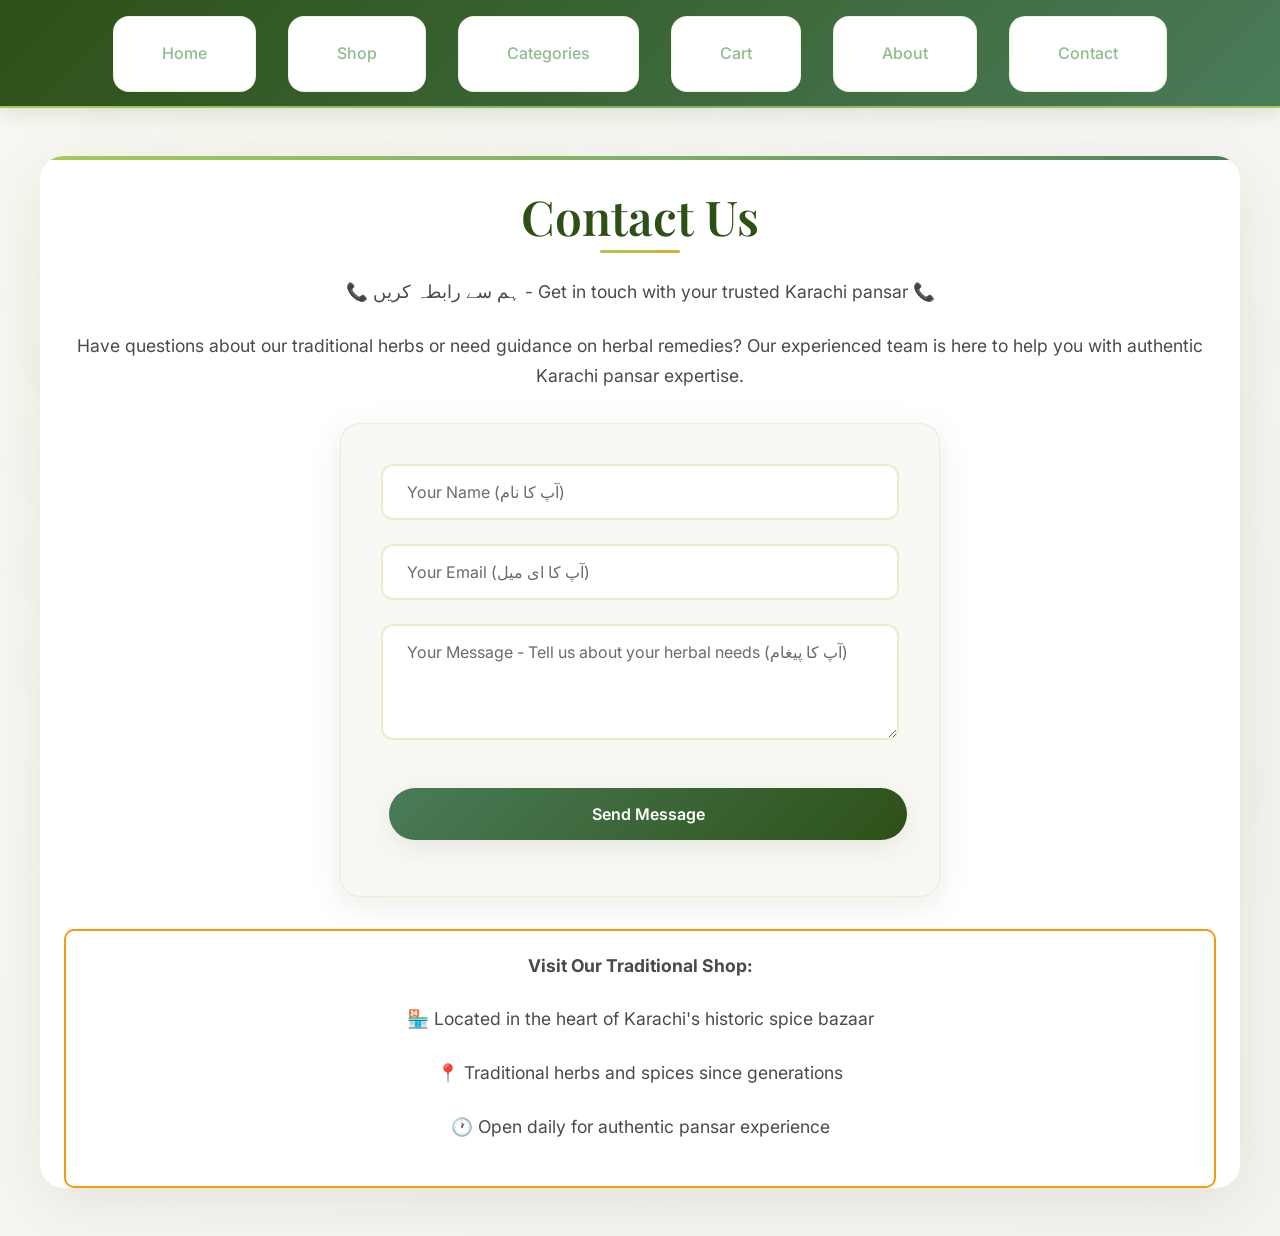
<file: contact.html>
<!DOCTYPE html>
<html lang="en">
<head>
  <meta charset="UTF-8" />
  <meta name="viewport" content="width=device-width, initial-scale=1.0" />
  <title>Contact - Herbal Store</title>
  <link rel="stylesheet" href="style.css" />
</head>
<body>
  <header>
    <nav>
      <ul class="nav-links">
        <li><a href="index.html">Home</a></li>
        <li><a href="products.html">Shop</a></li>
        <li><a href="categories.html">Categories</a></li>
        <li><a href="cart.html">Cart</a></li>
        <li><a href="about.html">About</a></li>
        <li><a href="contact.html">Contact</a></li>
      </ul>
    </nav>
  </header>
  <main>
    <h1>Contact Us</h1>
    <p>📞 ہم سے رابطہ کریں - Get in touch with your trusted Karachi pansar 📞</p>
    <p>Have questions about our traditional herbs or need guidance on herbal remedies? Our experienced team is here to help you with authentic Karachi pansar expertise.</p>
    <form>
      <input type="text" placeholder="Your Name (آپ کا نام)" required />
      <input type="email" placeholder="Your Email (آپ کا ای میل)" required />
      <textarea placeholder="Your Message - Tell us about your herbal needs (آپ کا پیغام)" rows="4" required></textarea>
      <input type="submit" value="Send Message" />
    </form>
    <div style="margin-top: 30px; background: rgba(255, 255, 255, 0.8); padding: 20px; border-radius: 10px; border: 2px solid #f39c12;">
      <p><strong>Visit Our Traditional Shop:</strong></p>
      <p>🏪 Located in the heart of Karachi's historic spice bazaar</p>
      <p>📍 Traditional herbs and spices since generations</p>
      <p>🕐 Open daily for authentic pansar experience</p>
    </div>
  </main>
</body>
</html>
</file>
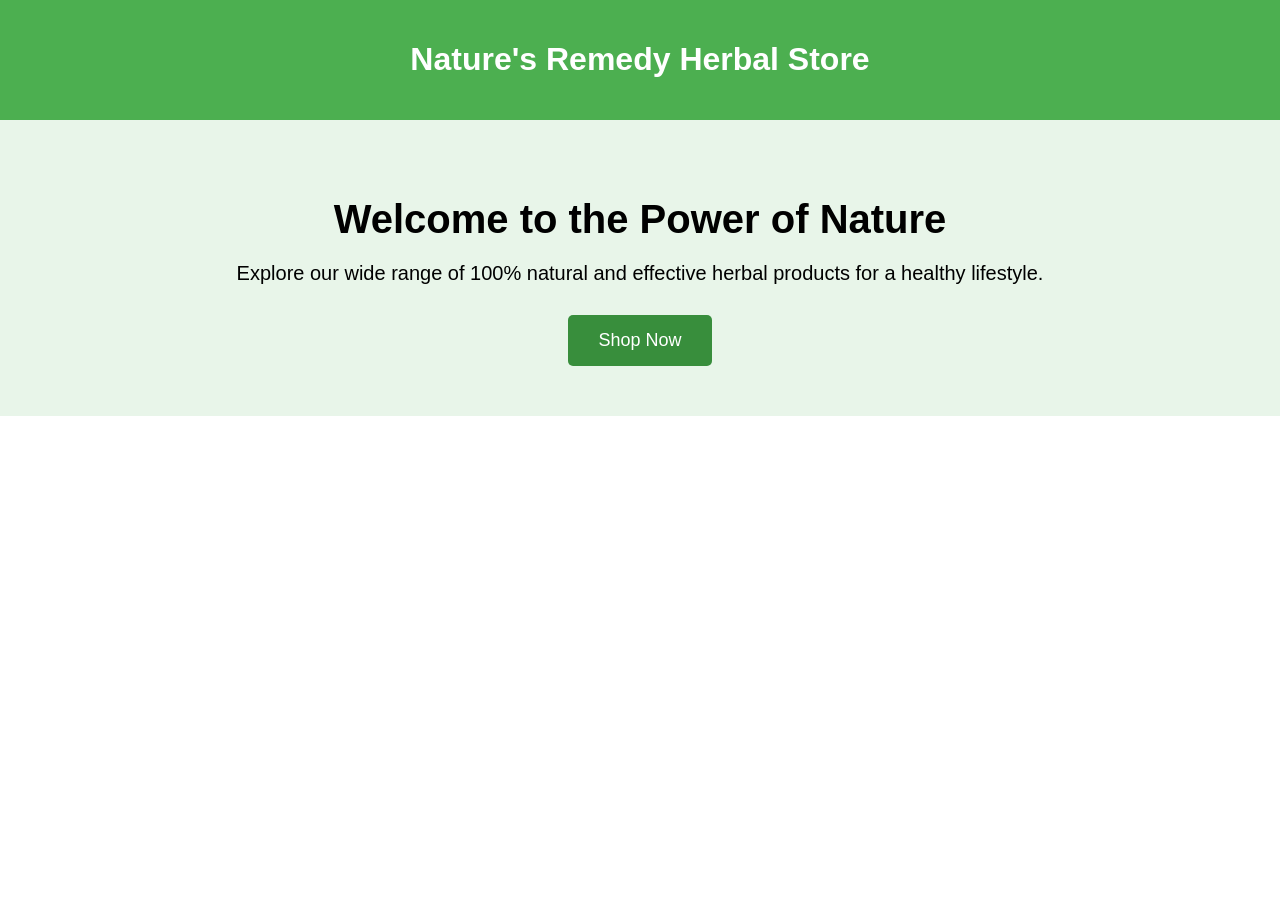
<file: index.html.html>
<!DOCTYPE html>
<html lang="en">
<head>
  <meta charset="UTF-8">
  <meta name="viewport" content="width=device-width, initial-scale=1.0">
  <title>Herbal Store</title>
  <style>
    body { font-family: Arial, sans-serif; margin: 0; padding: 0; }
    header { background-color: #4CAF50; color: white; padding: 20px; text-align: center; }
    .hero { padding: 50px; text-align: center; background-color: #e8f5e9; }
    .hero h1 { font-size: 40px; margin-bottom: 20px; }
    .hero p { font-size: 20px; margin-bottom: 30px; }
    .shop-btn { background-color: #388e3c; color: white; padding: 15px 30px; font-size: 18px; border: none; cursor: pointer; border-radius: 5px; }
    .shop-btn:hover { background-color: #2e7d32; }
  </style>
</head>
<body>
  <header>
    <h1>Nature's Remedy Herbal Store</h1>
  </header>
  <div class="hero">
    <h1>Welcome to the Power of Nature</h1>
    <p>Explore our wide range of 100% natural and effective herbal products for a healthy lifestyle.</p>
    <button class="shop-btn" onclick="location.href='products.html'">Shop Now</button>
  </div>
</body>
</html>
</file>
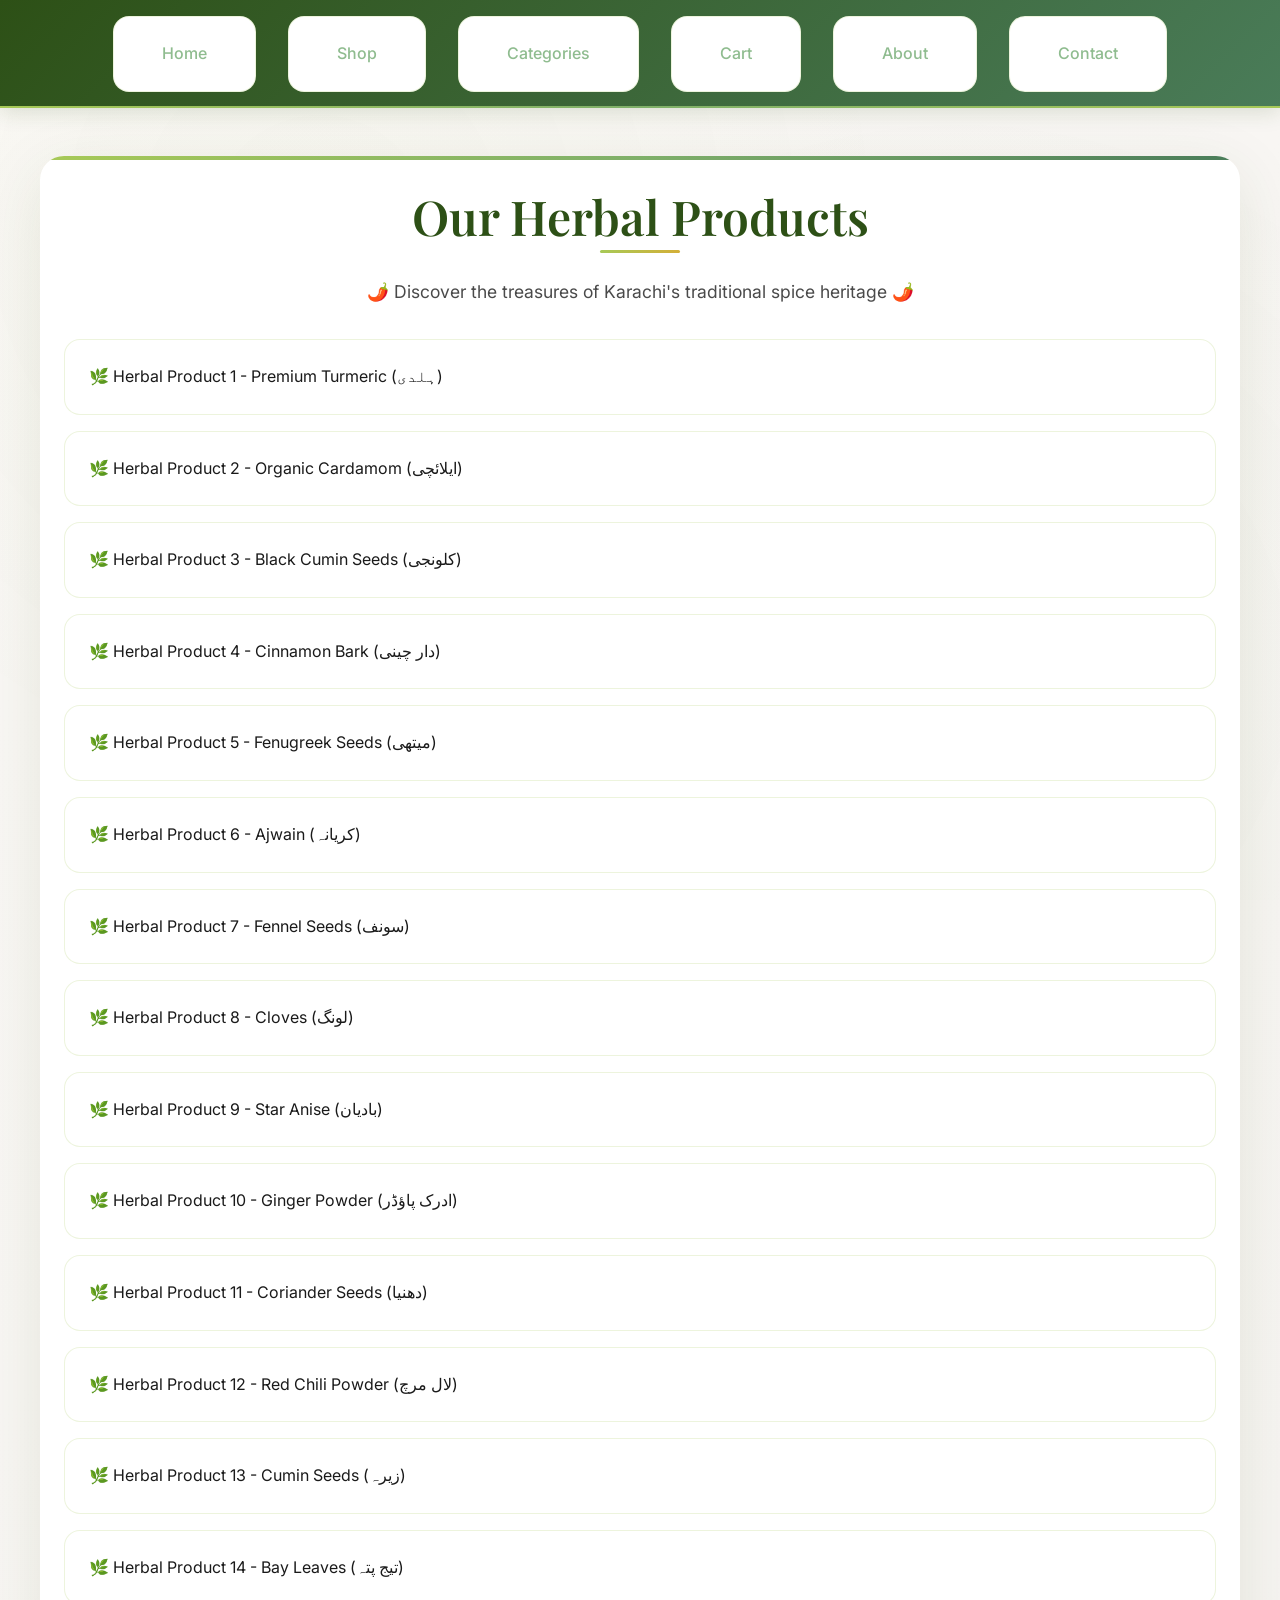
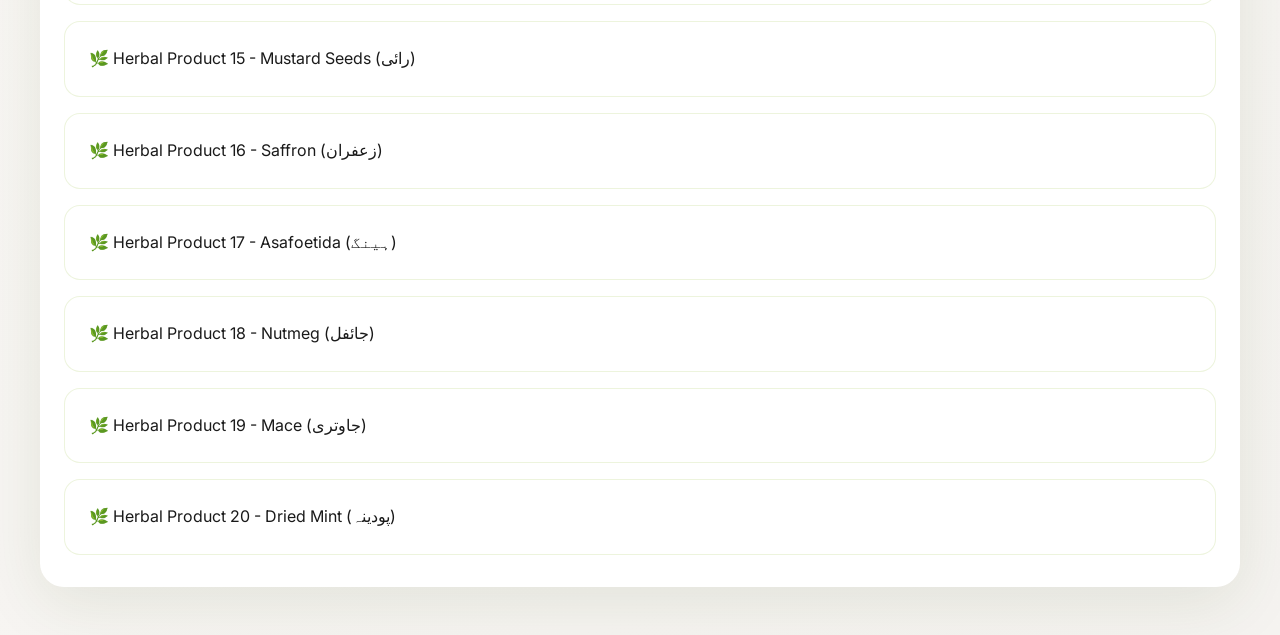
<file: products.html>
<!DOCTYPE html>
<html lang="en">
<head>
  <meta charset="UTF-8" />
  <meta name="viewport" content="width=device-width, initial-scale=1.0" />
  <title>Products - Herbal Store</title>
  <link rel="stylesheet" href="style.css" />
</head>
<body>
  <header>
    <nav>
      <ul class="nav-links">
        <li><a href="index.html">Home</a></li>
        <li><a href="products.html">Shop</a></li>
        <li><a href="categories.html">Categories</a></li>
        <li><a href="cart.html">Cart</a></li>
        <li><a href="about.html">About</a></li>
        <li><a href="contact.html">Contact</a></li>
      </ul>
    </nav>
  </header>
  <main>
    <h1>Our Herbal Products</h1>
    <p>🌶️ Discover the treasures of Karachi's traditional spice heritage 🌶️</p>
    <ul>
      <li>🌿 Herbal Product 1 - Premium Turmeric (ہلدی)</li>
      <li>🌿 Herbal Product 2 - Organic Cardamom (ایلائچی)</li>
      <li>🌿 Herbal Product 3 - Black Cumin Seeds (کلونجی)</li>
      <li>🌿 Herbal Product 4 - Cinnamon Bark (دار چینی)</li>
      <li>🌿 Herbal Product 5 - Fenugreek Seeds (میتھی)</li>
      <li>🌿 Herbal Product 6 - Ajwain (کریانہ)</li>
      <li>🌿 Herbal Product 7 - Fennel Seeds (سونف)</li>
      <li>🌿 Herbal Product 8 - Cloves (لونگ)</li>
      <li>🌿 Herbal Product 9 - Star Anise (بادیان)</li>
      <li>🌿 Herbal Product 10 - Ginger Powder (ادرک پاؤڈر)</li>
      <li>🌿 Herbal Product 11 - Coriander Seeds (دھنیا)</li>
      <li>🌿 Herbal Product 12 - Red Chili Powder (لال مرچ)</li>
      <li>🌿 Herbal Product 13 - Cumin Seeds (زیرہ)</li>
      <li>🌿 Herbal Product 14 - Bay Leaves (تیج پتہ)</li>
      <li>🌿 Herbal Product 15 - Mustard Seeds (رائی)</li>
      <li>🌿 Herbal Product 16 - Saffron (زعفران)</li>
      <li>🌿 Herbal Product 17 - Asafoetida (ہینگ)</li>
      <li>🌿 Herbal Product 18 - Nutmeg (جائفل)</li>
      <li>🌿 Herbal Product 19 - Mace (جاوتری)</li>
      <li>🌿 Herbal Product 20 - Dried Mint (پودینہ)</li>
    </ul>
  </main>
</body>
</html>
</file>
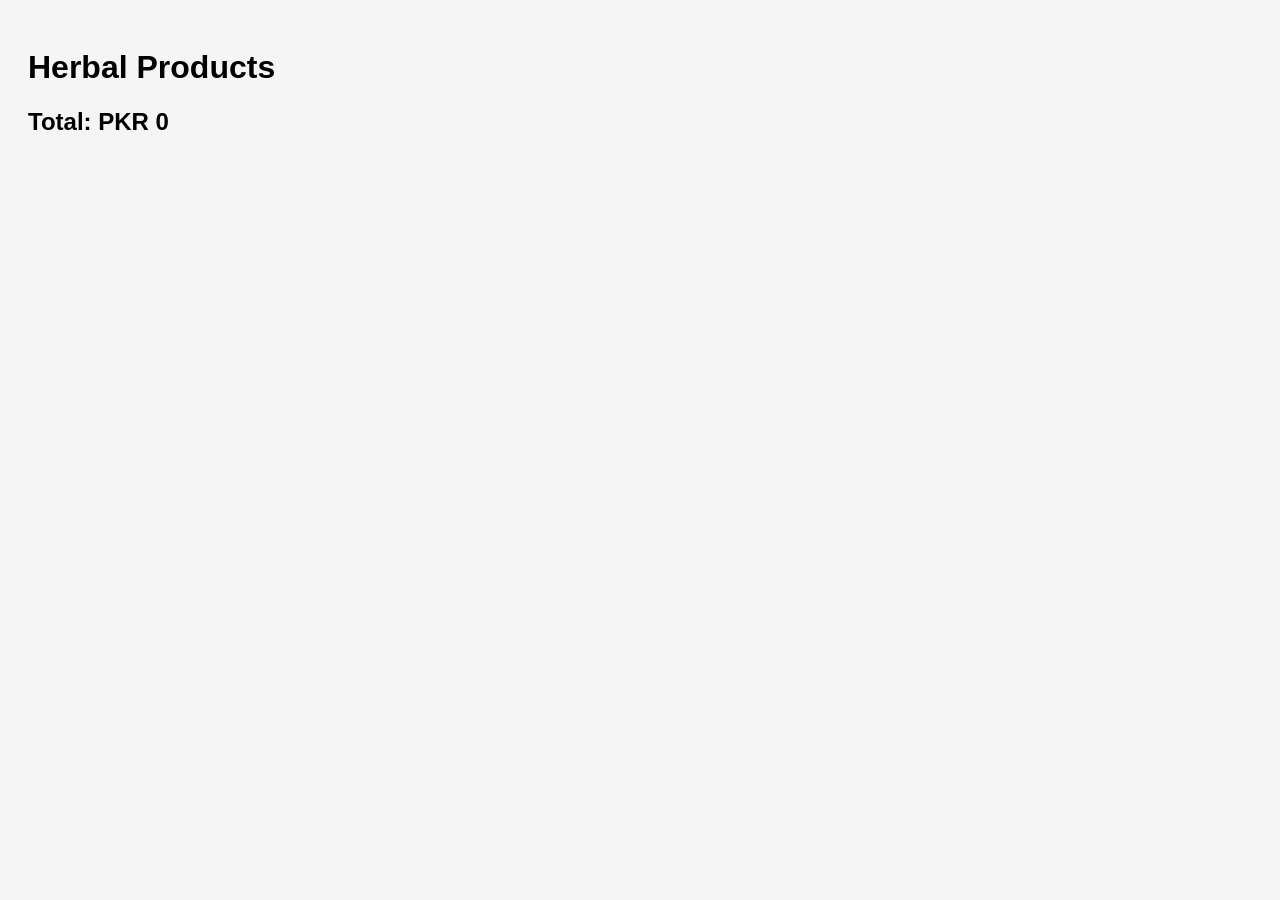
<file: shop.html>
<!DOCTYPE html>
<html>
<head>
    <title>Shop - Herbal Store</title>
    <link rel="stylesheet" href="css/style.css">
</head>
<body>
    <h1>Herbal Products</h1>
    <div id="herbs-container"></div>
    <h2>Total: PKR <span id="total">0</span></h2>
    <script src="js/shop.js"></script>
</body>
</html>
</file>
<file: style.css>
@import url('https://fonts.googleapis.com/css2?family=Inter:wght@300;400;500;600;700&family=Playfair+Display:wght@400;500;600;700&display=swap');

/* CSS Variables for consistent theming */
:root {
  --primary-green: #2d5016;
  --secondary-green: #4a7c59;
  --light-green: #7fb069;
  --accent-green: #a7c957;
  --sage-green: #8fbc8f;
  --cream: #faf8f5;
  --warm-white: #ffffff;
  --text-dark: #1a1a1a;
  --text-medium: #4a4a4a;
  --text-light: #6b6b6b;
  --gold-accent: #d4af37;
  --shadow-light: rgba(45, 80, 22, 0.1);
  --shadow-medium: rgba(45, 80, 22, 0.15);
  --shadow-dark: rgba(45, 80, 22, 0.25);
}

* {
  margin: 0;
  padding: 0;
  box-sizing: border-box;
}

body {
  font-family: 'Inter', sans-serif;
  line-height: 1.6;
  color: var(--text-dark);
  background: linear-gradient(135deg, var(--cream) 0%, #f5f3f0 100%);
  position: relative;
  overflow-x: hidden;
}

/* Subtle herbal pattern overlay */
body::before {
  content: '';
  position: fixed;
  top: 0;
  left: 0;
  width: 100%;
  height: 100%;
  background-image: 
    radial-gradient(circle at 25% 25%, rgba(167, 201, 87, 0.03) 0%, transparent 50%),
    radial-gradient(circle at 75% 75%, rgba(127, 176, 105, 0.03) 0%, transparent 50%);
  pointer-events: none;
  z-index: -1;
}

/* Header Styles */
header {
  background: linear-gradient(135deg, var(--primary-green) 0%, var(--secondary-green) 100%);
  padding: 1rem 0;
  box-shadow: 0 4px 20px var(--shadow-medium);
  position: relative;
  z-index: 100;
}

header::after {
  content: '';
  position: absolute;
  bottom: 0;
  left: 0;
  width: 100%;
  height: 2px;
  background: linear-gradient(90deg, var(--accent-green), var(--light-green), var(--accent-green));
}

.nav-links {
  list-style: none;
  display: flex;
  justify-content: center;
  align-items: center;
  gap: 2rem;
  margin: 0;
  padding: 0;
  flex-wrap: wrap;
}

.nav-links li a {
  color: var(--sage-green);
  text-decoration: none;
  font-weight: 500;
  font-size: 1rem;
  transition: all 0.3s cubic-bezier(0.4, 0, 0.2, 1);
  padding: 0.75rem 1.5rem;
  border-radius: 50px;
  position: relative;
  overflow: hidden;
}

.nav-links li a::before {
  content: '';
  position: absolute;
  top: 0;
  left: -100%;
  width: 100%;
  height: 100%;
  background: linear-gradient(90deg, transparent, rgba(255, 255, 255, 0.074), transparent);
  transition: left 0.5s ease;
}

.nav-links li a:hover::before {
  left: 100%;
}

.nav-links li a:hover {
  background: rgba(255, 255, 255, 0.15);
  color: var(--accent-green);
  transform: translateY(-2px);
  box-shadow: 0 8px 25px rgba(0, 0, 0, 0.15);
}

/* Main Content */
main {
  max-width: 1200px;
  margin: 3rem auto;
  padding: 0 1.5rem;
  background: var(--warm-white);
  border-radius: 24px;
  box-shadow: 0 16px 64px var(--shadow-light);
  position: relative;
  overflow: hidden;
}

main::before {
  content: '';
  position: absolute;
  top: 0;
  left: 0;
  width: 100%;
  height: 4px;
  background: linear-gradient(90deg, var(--accent-green), var(--light-green), var(--secondary-green));
}

/* Typography */
h1 {
  font-family: 'Playfair Display', serif;
  font-size: 3rem;
  font-weight: 600;
  color: var(--primary-green);
  text-align: center;
  margin: 2rem 0;
  position: relative;
  line-height: 1.2;
}

h1::after {
  content: '';
  position: absolute;
  bottom: -0.5rem;
  left: 50%;
  transform: translateX(-50%);
  width: 80px;
  height: 3px;
  background: linear-gradient(90deg, var(--accent-green), var(--gold-accent));
  border-radius: 2px;
}

h2 {
  font-family: 'Playfair Display', serif;
  font-size: 2rem;
  font-weight: 500;
  color: var(--primary-green);
  margin-bottom: 1.5rem;
}

h3 {
  font-family: 'Playfair Display', serif;
  font-size: 1.5rem;
  font-weight: 500;
  color: var(--secondary-green);
  margin-bottom: 1rem;
}

p {
  font-size: 1.1rem;
  line-height: 1.7;
  color: var(--text-medium);
  margin-bottom: 1.5rem;
  text-align: center;
}

/* Buttons */
button, input[type="submit"] {
  background: linear-gradient(135deg, var(--secondary-green) 0%, var(--primary-green) 100%);
  color: var(--warm-white);
  border: none;
  padding: 1rem 2rem;
  border-radius: 50px;
  font-weight: 600;
  font-size: 1rem;
  cursor: pointer;
  transition: all 0.3s cubic-bezier(0.4, 0, 0.2, 1);
  box-shadow: 0 8px 32px var(--shadow-light);
  position: relative;
  overflow: hidden;
  margin: 1rem 0.5rem;
}

button::before, input[type="submit"]::before {
  content: '';
  position: absolute;
  top: 0;
  left: -100%;
  width: 100%;
  height: 100%;
  background: linear-gradient(90deg, transparent, rgba(255, 255, 255, 0.2), transparent);
  transition: left 0.5s ease;
}

button:hover::before, input[type="submit"]:hover::before {
  left: 100%;
}

button:hover, input[type="submit"]:hover {
  background: linear-gradient(135deg, var(--light-green) 0%, var(--secondary-green) 100%);
  transform: translateY(-3px);
  box-shadow: 0 12px 40px var(--shadow-medium);
}

/* Form Styles */
form {
  max-width: 600px;
  margin: 2rem auto;
  padding: 2.5rem;
  background: var(--cream);
  border-radius: 20px;
  box-shadow: 0 8px 32px var(--shadow-light);
  border: 1px solid rgba(167, 201, 87, 0.2);
}

input, textarea {
  width: 100%;
  padding: 1rem 1.5rem;
  margin-bottom: 1.5rem;
  border: 2px solid rgba(167, 201, 87, 0.3);
  border-radius: 12px;
  font-size: 1rem;
  font-family: 'Inter', sans-serif;
  background: var(--warm-white);
  color: var(--text-dark);
  transition: all 0.3s ease;
}

input:focus, textarea:focus {
  outline: none;
  border-color: var(--accent-green);
  box-shadow: 0 0 0 3px rgba(167, 201, 87, 0.1);
  transform: translateY(-1px);
}

input::placeholder, textarea::placeholder {
  color: var(--text-light);
}

/* Product Lists */
ul {
  list-style: none;
  display: grid;
  gap: 1rem;
  margin: 2rem 0;
  padding: 0;
}

ul li {
  background: var(--warm-white);
  padding: 1.5rem;
  border-radius: 16px;
  border: 1px solid rgba(167, 201, 87, 0.2);
  transition: all 0.3s cubic-bezier(0.4, 0, 0.2, 1);
  position: relative;
  overflow: hidden;
}

ul li::before {
  content: '';
  position: absolute;
  left: 0;
  top: 0;
  width: 4px;
  height: 100%;
  background: linear-gradient(180deg, var(--accent-green), var(--light-green));
  transform: scaleY(0);
  transition: transform 0.3s ease;
}

ul li:hover::before {
  transform: scaleY(1);
}

ul li:hover {
  background: rgba(167, 201, 87, 0.05);
  transform: translateX(8px);
  box-shadow: 0 8px 32px var(--shadow-light);
}

/* Categories Grid */
.categories-grid {
  display: grid;
  grid-template-columns: repeat(auto-fit, minmax(280px, 1fr));
  gap: 2rem;
  margin: 3rem 0;
}

.category-card {
  background: var(--warm-white);
  padding: 2rem;
  border-radius: 20px;
  box-shadow: 0 8px 32px var(--shadow-light);
  border: 1px solid rgba(167, 201, 87, 0.2);
  transition: all 0.3s cubic-bezier(0.4, 0, 0.2, 1);
  position: relative;
  overflow: hidden;
  text-align: center;
}

.category-card::before {
  content: '';
  position: absolute;
  top: 0;
  left: 0;
  width: 100%;
  height: 100%;
  background: linear-gradient(135deg, rgba(167, 201, 87, 0.05) 0%, rgba(127, 176, 105, 0.05) 100%);
  transform: translateY(100%);
  transition: transform 0.3s ease;
}

.category-card:hover::before {
  transform: translateY(0);
}

.category-card:hover {
  transform: translateY(-8px);
  box-shadow: 0 16px 64px var(--shadow-medium);
}

.category-card h3 {
  margin-bottom: 1rem;
  font-size: 1.25rem;
  position: relative;
  z-index: 2;
}

.category-card p {
  margin-bottom: 1.5rem;
  font-size: 1rem;
  text-align: center;
  position: relative;
  z-index: 2;
}

.category-card a {
  display: inline-block;
  color: var(--secondary-green);
  text-decoration: none;
  font-weight: 600;
  padding: 0.75rem 1.5rem;
  border: 2px solid var(--secondary-green);
  border-radius: 50px;
  transition: all 0.3s ease;
  position: relative;
  z-index: 2;
}

.category-card a:hover {
  background: var(--secondary-green);
  color: var(--warm-white);
  transform: translateY(-2px);
}

/* Checkout Page Styles */
.checkout-container {
  display: grid;
  grid-template-columns: 1fr 2fr;
  gap: 3rem;
  margin: 2rem 0;
  align-items: start;
}

.order-summary {
  background: var(--cream);
  padding: 2rem;
  border-radius: 20px;
  box-shadow: 0 8px 32px var(--shadow-light);
  border: 1px solid rgba(167, 201, 87, 0.2);
  position: sticky;
  top: 2rem;
}

.summary-item {
  display: flex;
  justify-content: space-between;
  align-items: center;
  padding: 1rem 0;
  border-bottom: 1px solid rgba(167, 201, 87, 0.2);
}

.summary-item:last-child {
  border-bottom: none;
}

.summary-item.total {
  font-weight: 600;
  font-size: 1.2rem;
  color: var(--primary-green);
  margin-top: 1rem;
  padding-top: 1rem;
  border-top: 2px solid var(--accent-green);
}

.checkout-form {
  background: var(--warm-white);
  padding: 2.5rem;
  border-radius: 20px;
  box-shadow: 0 8px 32px var(--shadow-light);
  border: 1px solid rgba(167, 201, 87, 0.2);
}

.form-row {
  display: grid;
  grid-template-columns: 1fr 1fr;
  gap: 1rem;
}

.payment-options {
  display: grid;
  gap: 1rem;
  margin: 1.5rem 0;
}

.payment-option {
  display: flex;
  align-items: center;
  gap: 1rem;
  padding: 1rem;
  background: var(--cream);
  border-radius: 12px;
  border: 2px solid rgba(167, 201, 87, 0.2);
  transition: all 0.3s ease;
  cursor: pointer;
}

.payment-option:hover {
  border-color: var(--accent-green);
  background: rgba(167, 201, 87, 0.05);
}

.payment-option input[type="radio"] {
  width: 20px;
  height: 20px;
  accent-color: var(--secondary-green);
}

.payment-option label {
  font-weight: 500;
  cursor: pointer;
}

.checkout-buttons {
  display: flex;
  gap: 1rem;
  margin-top: 2rem;
}

.back-btn {
  background: linear-gradient(135deg, var(--text-light) 0%, var(--text-medium) 100%);
  flex: 1;
}

.place-order-btn {
  background: linear-gradient(135deg, var(--secondary-green) 0%, var(--primary-green) 100%);
  flex: 2;
}

/* Cart Styles */
.cart-items {
  background: var(--warm-white);
  padding: 2rem;
  border-radius: 20px;
  box-shadow: 0 8px 32px var(--shadow-light);
  border: 1px solid rgba(167, 201, 87, 0.2);
  margin-bottom: 2rem;
}

.cart-item {
  display: flex;
  justify-content: space-between;
  align-items: center;
  padding: 1.5rem 0;
  border-bottom: 1px solid rgba(167, 201, 87, 0.2);
}

.cart-item:last-child {
  border-bottom: none;
}

.item-quantity {
  display: flex;
  align-items: center;
  gap: 1rem;
  margin: 1rem 0;
}

.quantity-btn {
  background: var(--secondary-green);
  color: var(--warm-white);
  border: none;
  width: 40px;
  height: 40px;
  border-radius: 50%;
  cursor: pointer;
  font-weight: 600;
  font-size: 1.2rem;
  transition: all 0.3s ease;
}

.quantity-btn:hover {
  background: var(--primary-green);
  transform: scale(1.1);
}

.cart-total {
  background: var(--cream);
  padding: 2rem;
  border-radius: 20px;
  box-shadow: 0 8px 32px var(--shadow-light);
  border: 1px solid rgba(167, 201, 87, 0.2);
  text-align: center;
  margin-bottom: 2rem;
}

.checkout-btn {
  background: linear-gradient(135deg, var(--secondary-green) 0%, var(--primary-green) 100%);
  color: var(--warm-white);
  padding: 1.25rem 3rem;
  border: none;
  border-radius: 50px;
  font-weight: 600;
  font-size: 1.1rem;
  cursor: pointer;
  transition: all 0.3s ease;
  display: block;
  margin: 2rem auto;
  box-shadow: 0 8px 32px var(--shadow-light);
}

.checkout-btn:hover {
  background: linear-gradient(135deg, var(--light-green) 0%, var(--secondary-green) 100%);
  transform: translateY(-3px);
  box-shadow: 0 12px 40px var(--shadow-medium);
}

/* Modal Styles */
.modal {
  display: none;
  position: fixed;
  z-index: 1000;
  left: 0;
  top: 0;
  width: 100%;
  height: 100%;
  background: rgba(0, 0, 0, 0.5);
  backdrop-filter: blur(8px);
}

.modal-content {
  background: var(--warm-white);
  margin: 5% auto;
  padding: 3rem;
  border-radius: 24px;
  width: 90%;
  max-width: 500px;
  text-align: center;
  box-shadow: 0 20px 80px var(--shadow-dark);
  border: 1px solid rgba(167, 201, 87, 0.2);
}

.order-details {
  background: var(--cream);
  padding: 2rem;
  border-radius: 16px;
  border: 1px solid rgba(167, 201, 87, 0.2);
  margin: 2rem 0;
}

.modal-btn {
  background: linear-gradient(135deg, var(--secondary-green) 0%, var(--primary-green) 100%);
  color: var(--warm-white);
  padding: 1rem 2rem;
  border: none;
  border-radius: 50px;
  font-weight: 600;
  cursor: pointer;
  transition: all 0.3s ease;
  box-shadow: 0 8px 32px var(--shadow-light);
}

.modal-btn:hover {
  background: linear-gradient(135deg, var(--light-green) 0%, var(--secondary-green) 100%);
  transform: translateY(-2px);
  box-shadow: 0 12px 40px var(--shadow-medium);
}

/* Responsive Design */
@media (max-width: 768px) {
  .nav-links {
    gap: 1rem;
    padding: 0 1rem;
  }
  
  .nav-links li a {
    font-size: 0.9rem;
    padding: 0.5rem 1rem;
  }
  
  main {
    margin: 1.5rem;
    padding: 2rem 1.5rem;
  }
  
  h1 {
    font-size: 2.5rem;
  }
  
  .categories-grid {
    grid-template-columns: 1fr;
    gap: 1.5rem;
  }
  
  .checkout-container {
    grid-template-columns: 1fr;
    gap: 2rem;
  }
  
  .order-summary {
    position: static;
    order: 2;
  }
  
  .checkout-form {
    order: 1;
  }
  
  .form-row {
    grid-template-columns: 1fr;
  }
  
  .checkout-buttons {
    flex-direction: column;
  }
  
  .modal-content {
    width: 95%;
    margin: 10% auto;
    padding: 2rem;
  }
}

@media (max-width: 480px) {
  .nav-links {
    flex-direction: column;
    gap: 0.5rem;
  }
  
  main {
    margin: 1rem;
    padding: 1.5rem 1rem;
  }
  
  h1 {
    font-size: 2rem;
  }
  
  form {
    padding: 1.5rem;
  }
}
</file>
<file: css/style.css>
body {
    font-family: Arial;
    padding: 20px;
    background-color: #f5f5f5;
}
.card {
    background-color: #fff;
    padding: 15px;
    margin: 10px;
    border-radius: 10px;
    box-shadow: 0 0 5px rgba(0,0,0,0.2);
    display: inline-block;
    width: 200px;
    text-align: center;
}
</file>
